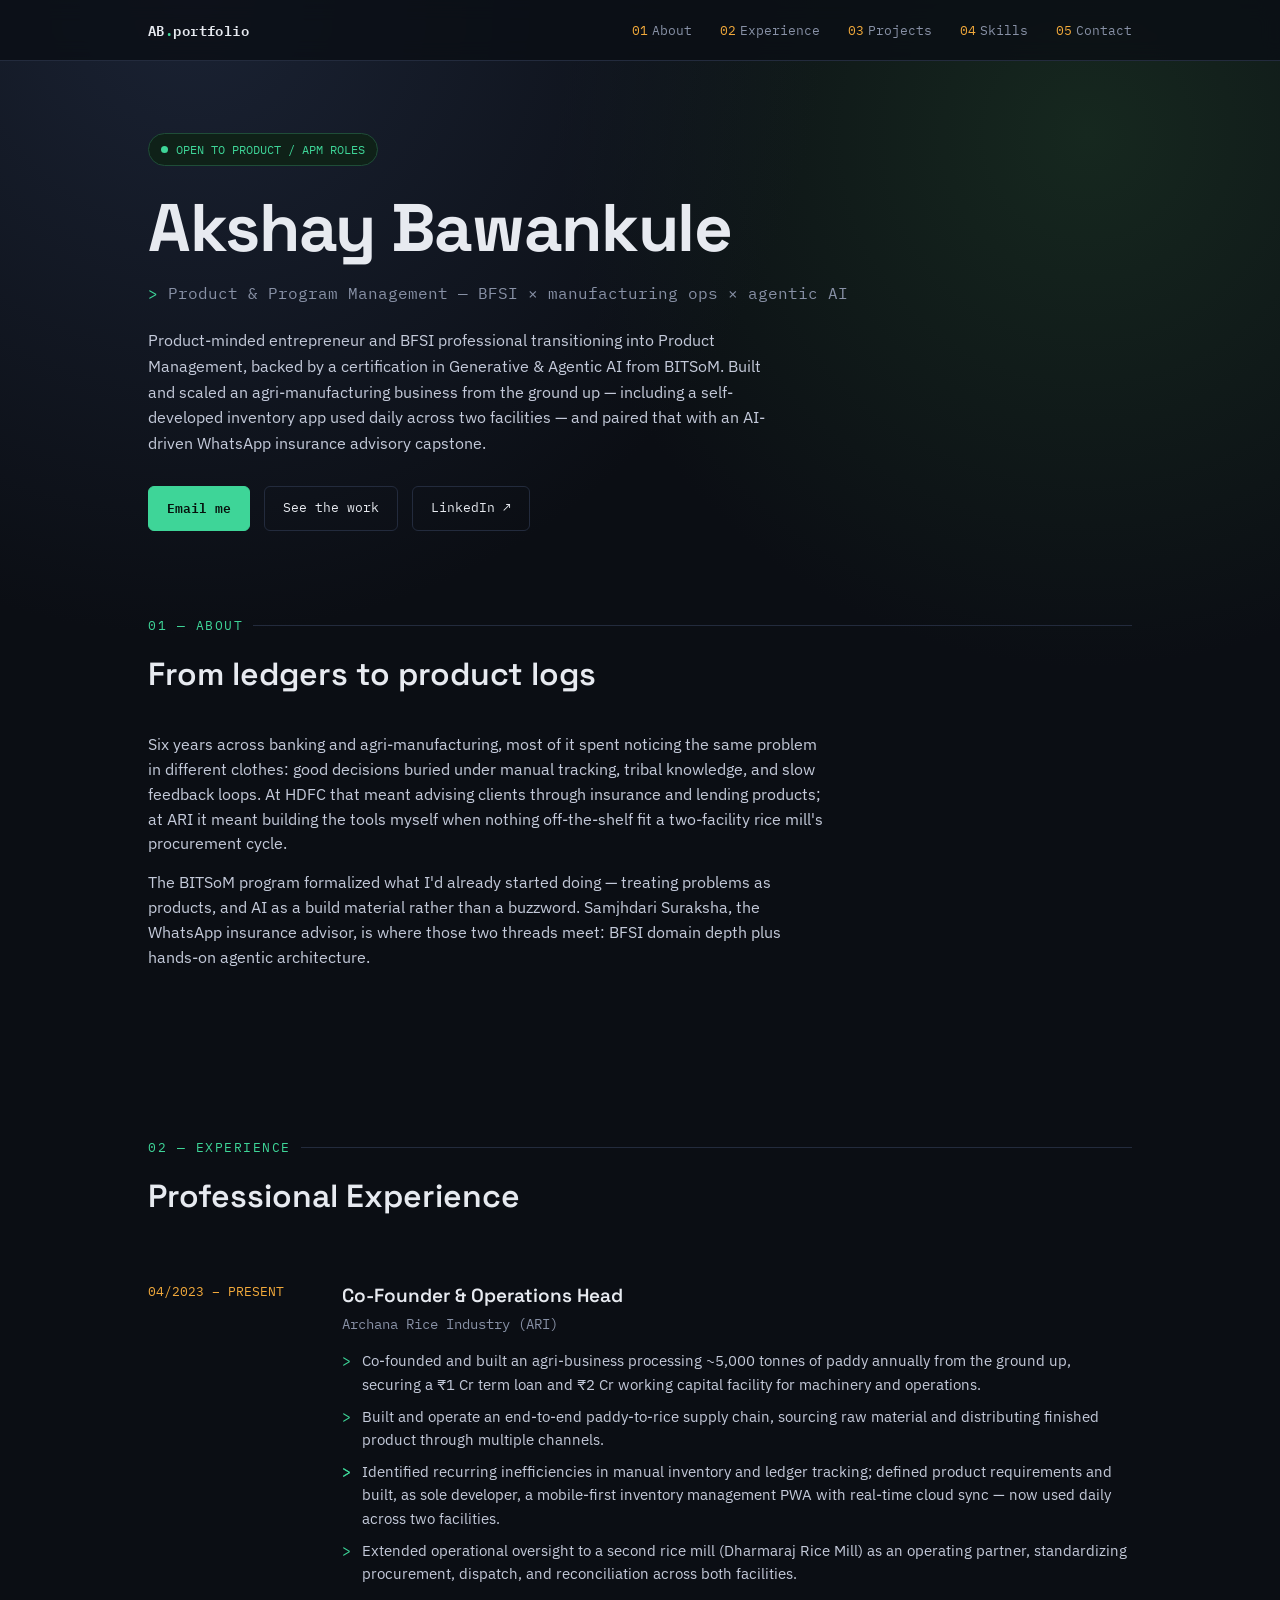
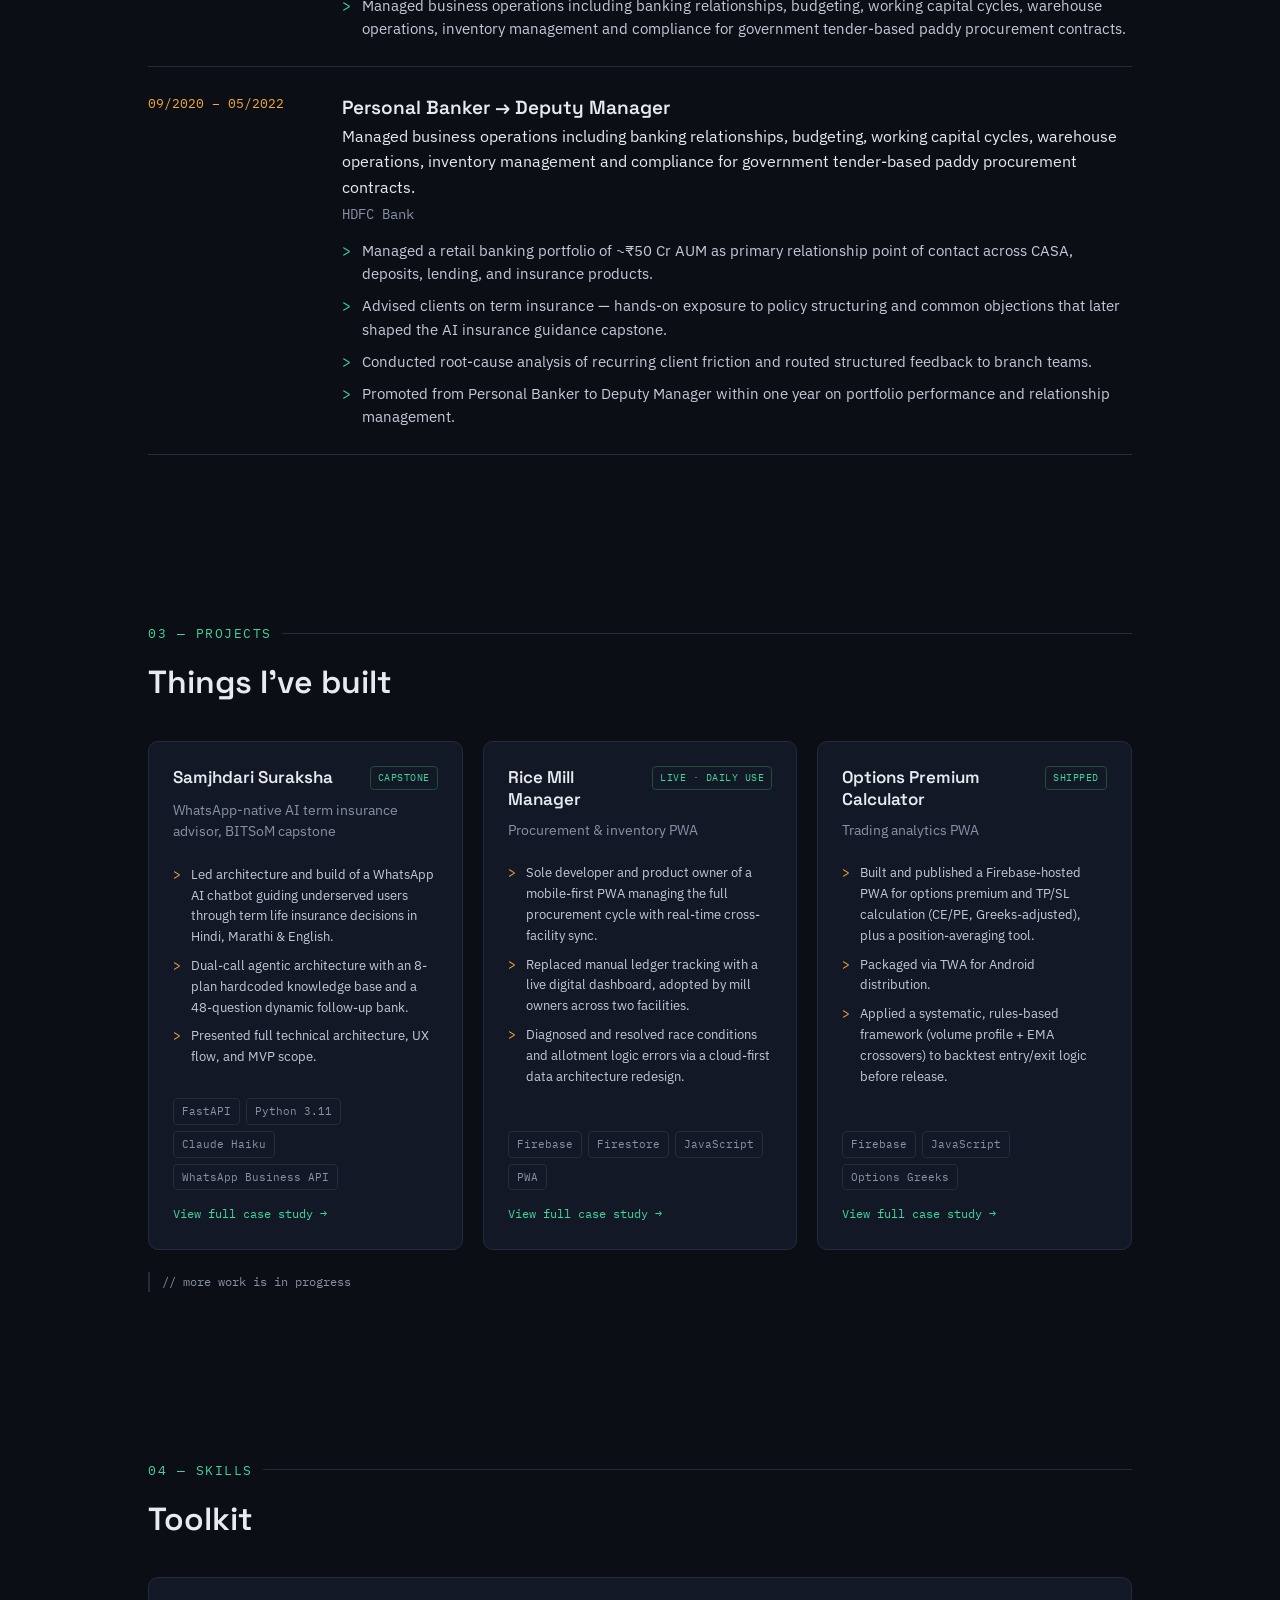
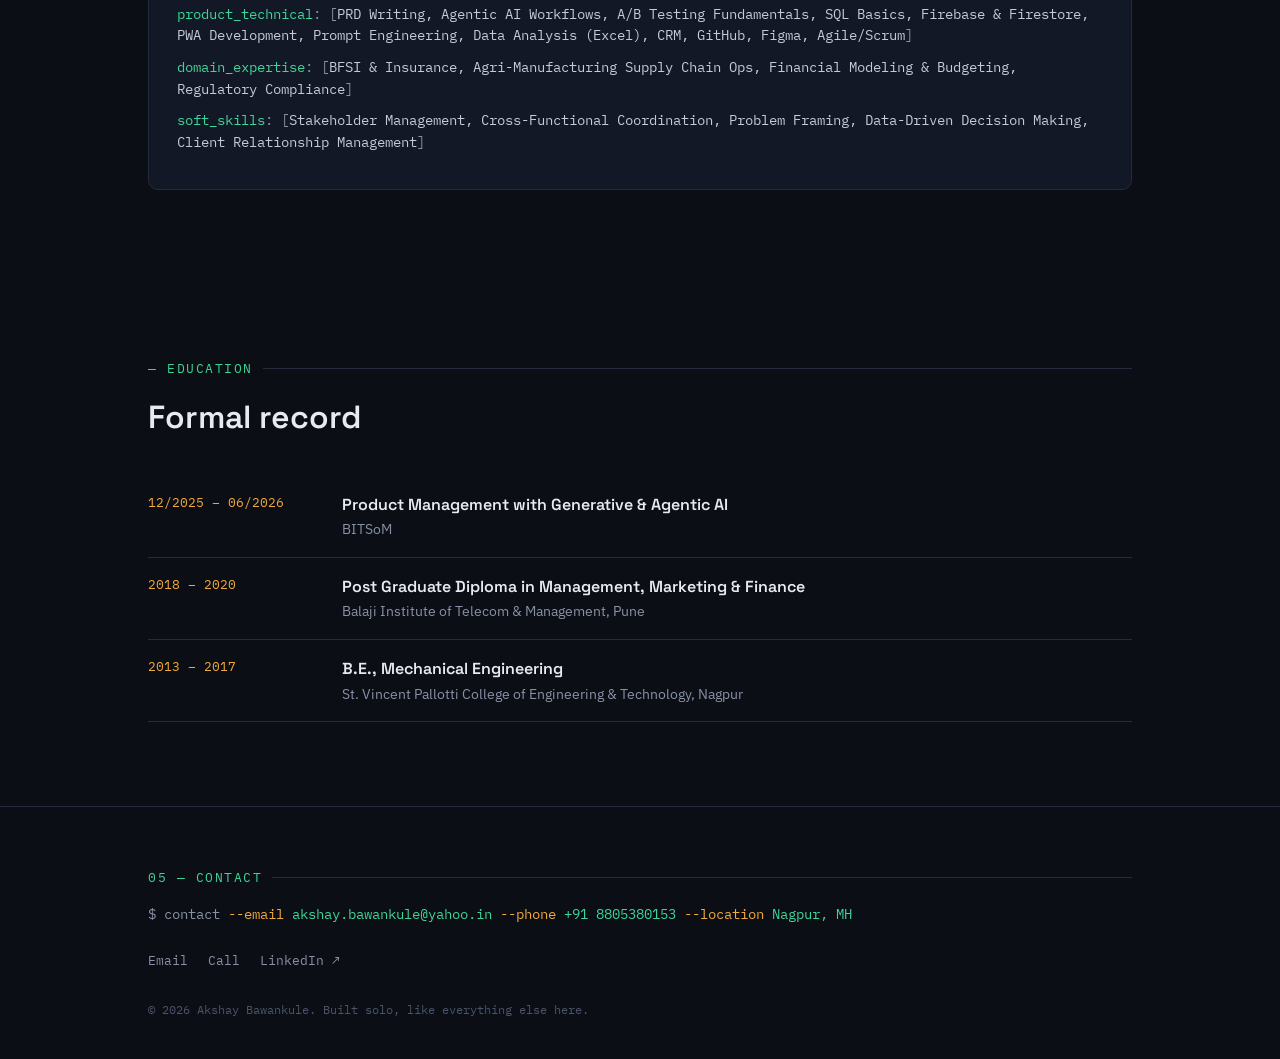
<file: index.html>
<!DOCTYPE html>
<html lang="en">
<head>
<meta charset="UTF-8">
<meta name="viewport" content="width=device-width, initial-scale=1.0">
<title>Akshay Bawankule — Product Management</title>
<link rel="preconnect" href="https://fonts.googleapis.com">
<link rel="preconnect" href="https://fonts.gstatic.com" crossorigin>
<link href="https://fonts.googleapis.com/css2?family=Space+Grotesk:wght@400;500;600;700&family=IBM+Plex+Sans:wght@400;500;600&family=IBM+Plex+Mono:wght@400;500;600&display=swap" rel="stylesheet">
<link rel="stylesheet" href="styles.css">
</head>
<body>

<nav>
  <div class="wrap">
    <div class="logo">AB<span>.</span>portfolio</div>
    <div class="navlinks">
      <a href="#about"><span class="idx">01</span>About</a>
      <a href="#experience"><span class="idx">02</span>Experience</a>
      <a href="#projects"><span class="idx">03</span>Projects</a>
      <a href="#skills"><span class="idx">04</span>Skills</a>
      <a href="#contact"><span class="idx">05</span>Contact</a>
    </div>
  </div>
</nav>

<header class="hero">
  <div class="wrap">
    <div class="status-pill"><span class="dot"></span>OPEN TO PRODUCT / APM ROLES</div>
    <h1 class="name">Akshay Bawankule</h1>
    <div class="prompt-line"><span class="car">&gt;</span> Product & Program Management &mdash; BFSI &times; manufacturing ops &times; agentic AI</div>
    <p class="summary">Product-minded entrepreneur and BFSI professional transitioning into Product Management, backed by a certification in Generative &amp; Agentic AI from BITSoM. Built and scaled an agri-manufacturing business from the ground up &mdash; including a self-developed inventory app used daily across two facilities &mdash; and paired that with an AI-driven WhatsApp insurance advisory capstone.</p>
    <div class="hero-links">
      <a class="btn btn-primary" href="mailto:akshay.bawankule@yahoo.in">Email me</a>
      <a class="btn btn-ghost" href="#projects">See the work</a>
      <a class="btn btn-ghost" href="https://www.linkedin.com/in/bawankuleakshay" target="_blank" rel="noopener">LinkedIn ↗</a>
    </div>
  </div>
</header>

<section id="about">
  <div class="wrap reveal">
    <div class="eyebrow">01 — About</div>
    <h2 class="section-title">From ledgers to product logs</h2>
    <p>Six years across banking and agri-manufacturing, most of it spent noticing the same problem in different clothes: good decisions buried under manual tracking, tribal knowledge, and slow feedback loops. At HDFC that meant advising clients through insurance and lending products; at ARI it meant building the tools myself when nothing off-the-shelf fit a two-facility rice mill's procurement cycle.</p>
    <p>The BITSoM program formalized what I'd already started doing &mdash; treating problems as products, and AI as a build material rather than a buzzword. Samjhdari Suraksha, the WhatsApp insurance advisor, is where those two threads meet: BFSI domain depth plus hands-on agentic architecture.</p>
  </div>
</section>

<section id="experience">
  <div class="wrap reveal">
    <div class="eyebrow">02 — Experience</div>
    <h2 class="section-title">Professional Experience</h2>

    <div class="ledger-row">
      <div class="ledger-date">04/2023 &ndash; PRESENT</div>
      <div>
        <div class="role-title">Co-Founder &amp; Operations Head</div>
        <div class="role-company">Archana Rice Industry (ARI)</div>
        <ul>
          <li>Co-founded and built an agri-business processing ~5,000 tonnes of paddy annually from the ground up, securing a ₹1 Cr term loan and ₹2 Cr working capital facility for machinery and operations.</li>
          <li>Built and operate an end-to-end paddy-to-rice supply chain, sourcing raw material and distributing finished product through multiple channels.<li>
          <li>Identified recurring inefficiencies in manual inventory and ledger tracking; defined product requirements and built, as sole developer, a mobile-first inventory management PWA with real-time cloud sync &mdash; now used daily across two facilities.</li>
          <li>Extended operational oversight to a second rice mill (Dharmaraj Rice Mill) as an operating partner, standardizing procurement, dispatch, and reconciliation across both facilities.</li>
          <li>Managed business operations including banking relationships, budgeting, working capital cycles, warehouse operations, inventory management and compliance for government tender-based paddy procurement contracts.</li>
        </ul>
      </div>
    </div>

    <div class="ledger-row">
      <div class="ledger-date">09/2020 &ndash; 05/2022</div>
      <div>
        <div class="role-title">Personal Banker &rarr; Deputy Manager</div>Managed business operations including banking relationships, budgeting, working capital cycles,

warehouse operations, inventory management and compliance for government tender-based paddy

procurement contracts.
        <div class="role-company">HDFC Bank</div>
        <ul>
          <li>Managed a retail banking portfolio of ~₹50 Cr AUM as primary relationship point of contact across CASA, deposits, lending, and insurance products.</li>
          <li>Advised clients on term insurance &mdash; hands-on exposure to policy structuring and common objections that later shaped the AI insurance guidance capstone.</li>
          <li>Conducted root-cause analysis of recurring client friction and routed structured feedback to branch teams.</li>
          <li>Promoted from Personal Banker to Deputy Manager within one year on portfolio performance and relationship management.</li>
        </ul>
      </div>
    </div>
  </div>
</section>

<section id="projects">
  <div class="wrap reveal">
    <div class="eyebrow">03 — Projects</div>
    <h2 class="section-title">Things I've built</h2>

    <div class="proj-grid">
      <div class="card">
        <div class="card-top">
          <div class="card-title">Samjhdari Suraksha</div>
          <div class="tag-status">CAPSTONE</div>
        </div>
        <div class="card-desc">WhatsApp-native AI term insurance advisor, BITSoM capstone</div>
        <ul>
          <li>Led architecture and build of a WhatsApp AI chatbot guiding underserved users through term life insurance decisions in Hindi, Marathi &amp; English.</li>
          <li>Dual-call agentic architecture with an 8-plan hardcoded knowledge base and a 48-question dynamic follow-up bank.</li>
          <li>Presented full technical architecture, UX flow, and MVP scope.</li>
        </ul>
        <div class="tags"><span>FastAPI</span><span>Python 3.11</span><span>Claude Haiku</span><span>WhatsApp Business API</span></div>
        <a class="case-link" href="projects/samjhdari-suraksha.html">View full case study &rarr;</a>
      </div>

      <div class="card">
        <div class="card-top">
          <div class="card-title">Rice Mill Manager</div>
          <div class="tag-status">LIVE · DAILY USE</div>
        </div>
        <div class="card-desc">Procurement &amp; inventory PWA</div>
        <ul>
          <li>Sole developer and product owner of a mobile-first PWA managing the full procurement cycle with real-time cross-facility sync.</li>
          <li>Replaced manual ledger tracking with a live digital dashboard, adopted by mill owners across two facilities.</li>
          <li>Diagnosed and resolved race conditions and allotment logic errors via a cloud-first data architecture redesign.</li>
        </ul>
        <div class="tags"><span>Firebase</span><span>Firestore</span><span>JavaScript</span><span>PWA</span></div>
        <a class="case-link" href="projects/rice-mill-manager.html">View full case study &rarr;</a>
      </div>

      <div class="card">
        <div class="card-top">
          <div class="card-title">Options Premium Calculator</div>
          <div class="tag-status">SHIPPED</div>
        </div>
        <div class="card-desc">Trading analytics PWA</div>
        <ul>
          <li>Built and published a Firebase-hosted PWA for options premium and TP/SL calculation (CE/PE, Greeks-adjusted), plus a position-averaging tool.</li>
          <li>Packaged via TWA for Android distribution.</li>
          <li>Applied a systematic, rules-based framework (volume profile + EMA crossovers) to backtest entry/exit logic before release.</li>
        </ul>
        <div class="tags"><span>Firebase</span><span>JavaScript</span><span>Options Greeks</span></div>
        <a class="case-link" href="projects/options-calculator.html">View full case study &rarr;</a>
      </div>
    </div>

    <div class="more-note">// more work is in progress</div>
  </div>
</section>

<section id="skills">
  <div class="wrap reveal">
    <div class="eyebrow">04 — Skills</div>
    <h2 class="section-title">Toolkit</h2>
    <div class="config">
      <div class="line"><span class="key">product_technical</span>: <span class="bracket">[</span><span class="val">PRD Writing, Agentic AI Workflows, A/B Testing Fundamentals, SQL Basics, Firebase &amp; Firestore, PWA Development, Prompt Engineering, Data Analysis (Excel), CRM, GitHub, Figma, Agile/Scrum</span><span class="bracket">]</span></div>
      <div class="line"><span class="key">domain_expertise</span>: <span class="bracket">[</span><span class="val">BFSI &amp; Insurance, Agri-Manufacturing Supply Chain Ops, Financial Modeling &amp; Budgeting, Regulatory Compliance</span><span class="bracket">]</span></div>
      <div class="line"><span class="key">soft_skills</span>: <span class="bracket">[</span><span class="val">Stakeholder Management, Cross-Functional Coordination, Problem Framing, Data-Driven Decision Making, Client Relationship Management</span><span class="bracket">]</span></div>
    </div>
  </div>
</section>

<section id="education">
  <div class="wrap reveal">
    <div class="eyebrow">— Education</div>
    <h2 class="section-title">Formal record</h2>

    <div class="edu-item">
      <div class="edu-date">12/2025 &ndash; 06/2026</div>
      <div>
        <div class="edu-name">Product Management with Generative &amp; Agentic AI</div>
        <div class="edu-sub">BITSoM</div>
      </div>
    </div>
    <div class="edu-item">
      <div class="edu-date">2018 &ndash; 2020</div>
      <div>
        <div class="edu-name">Post Graduate Diploma in Management, Marketing &amp; Finance</div>
        <div class="edu-sub">Balaji Institute of Telecom &amp; Management, Pune</div>
      </div>
    </div>
    <div class="edu-item">
      <div class="edu-date">2013 &ndash; 2017</div>
      <div>
        <div class="edu-name">B.E., Mechanical Engineering</div>
        <div class="edu-sub">St. Vincent Pallotti College of Engineering &amp; Technology, Nagpur</div>
      </div>
    </div>
  </div>
</section>

<footer id="contact">
  <div class="wrap">
    <div class="eyebrow">05 — Contact</div>
    <div class="cmd">
      $ contact <span class="flag">--email</span> <span class="cval">akshay.bawankule@yahoo.in</span> <span class="flag">--phone</span> <span class="cval">+91 8805380153</span> <span class="flag">--location</span> <span class="cval">Nagpur, MH</span>
    </div>
    <div class="foot-links">
      <a href="mailto:akshay.bawankule@yahoo.in">Email</a>
      <a href="tel:+918805380153">Call</a>
      <a href="https://www.linkedin.com/in/bawankuleakshay" target="_blank" rel="noopener">LinkedIn ↗</a>
    </div>
    <div class="copyright">© 2026 Akshay Bawankule. Built solo, like everything else here.</div>
  </div>
</footer>

<script>
  // Scroll reveal
  const revealEls = document.querySelectorAll('.reveal');
  if ('IntersectionObserver' in window) {
    const io = new IntersectionObserver((entries) => {
      entries.forEach(e => { if (e.isIntersecting) { e.target.classList.add('in'); io.unobserve(e.target); } });
    }, { threshold: 0.12 });
    revealEls.forEach(el => io.observe(el));
  } else {
    revealEls.forEach(el => el.classList.add('in'));
  }
</script>

</body>
</html>
</file>
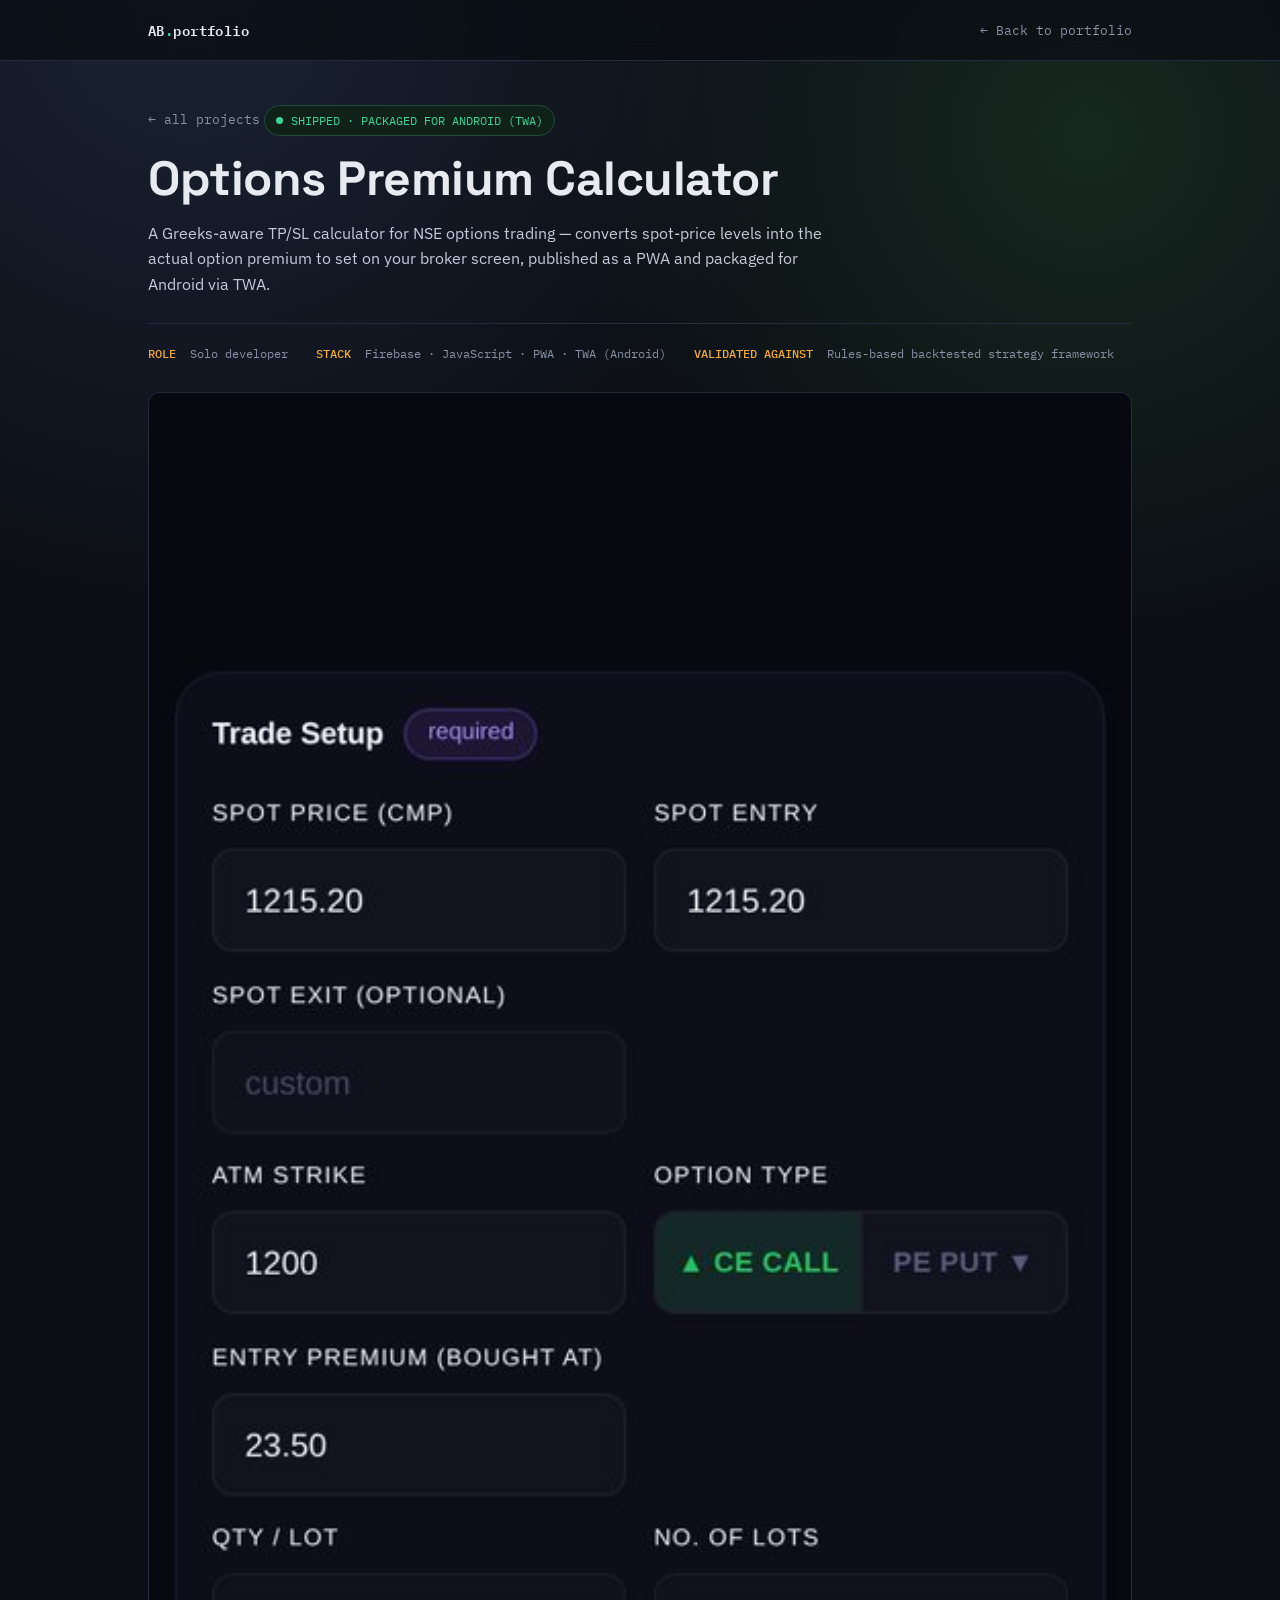
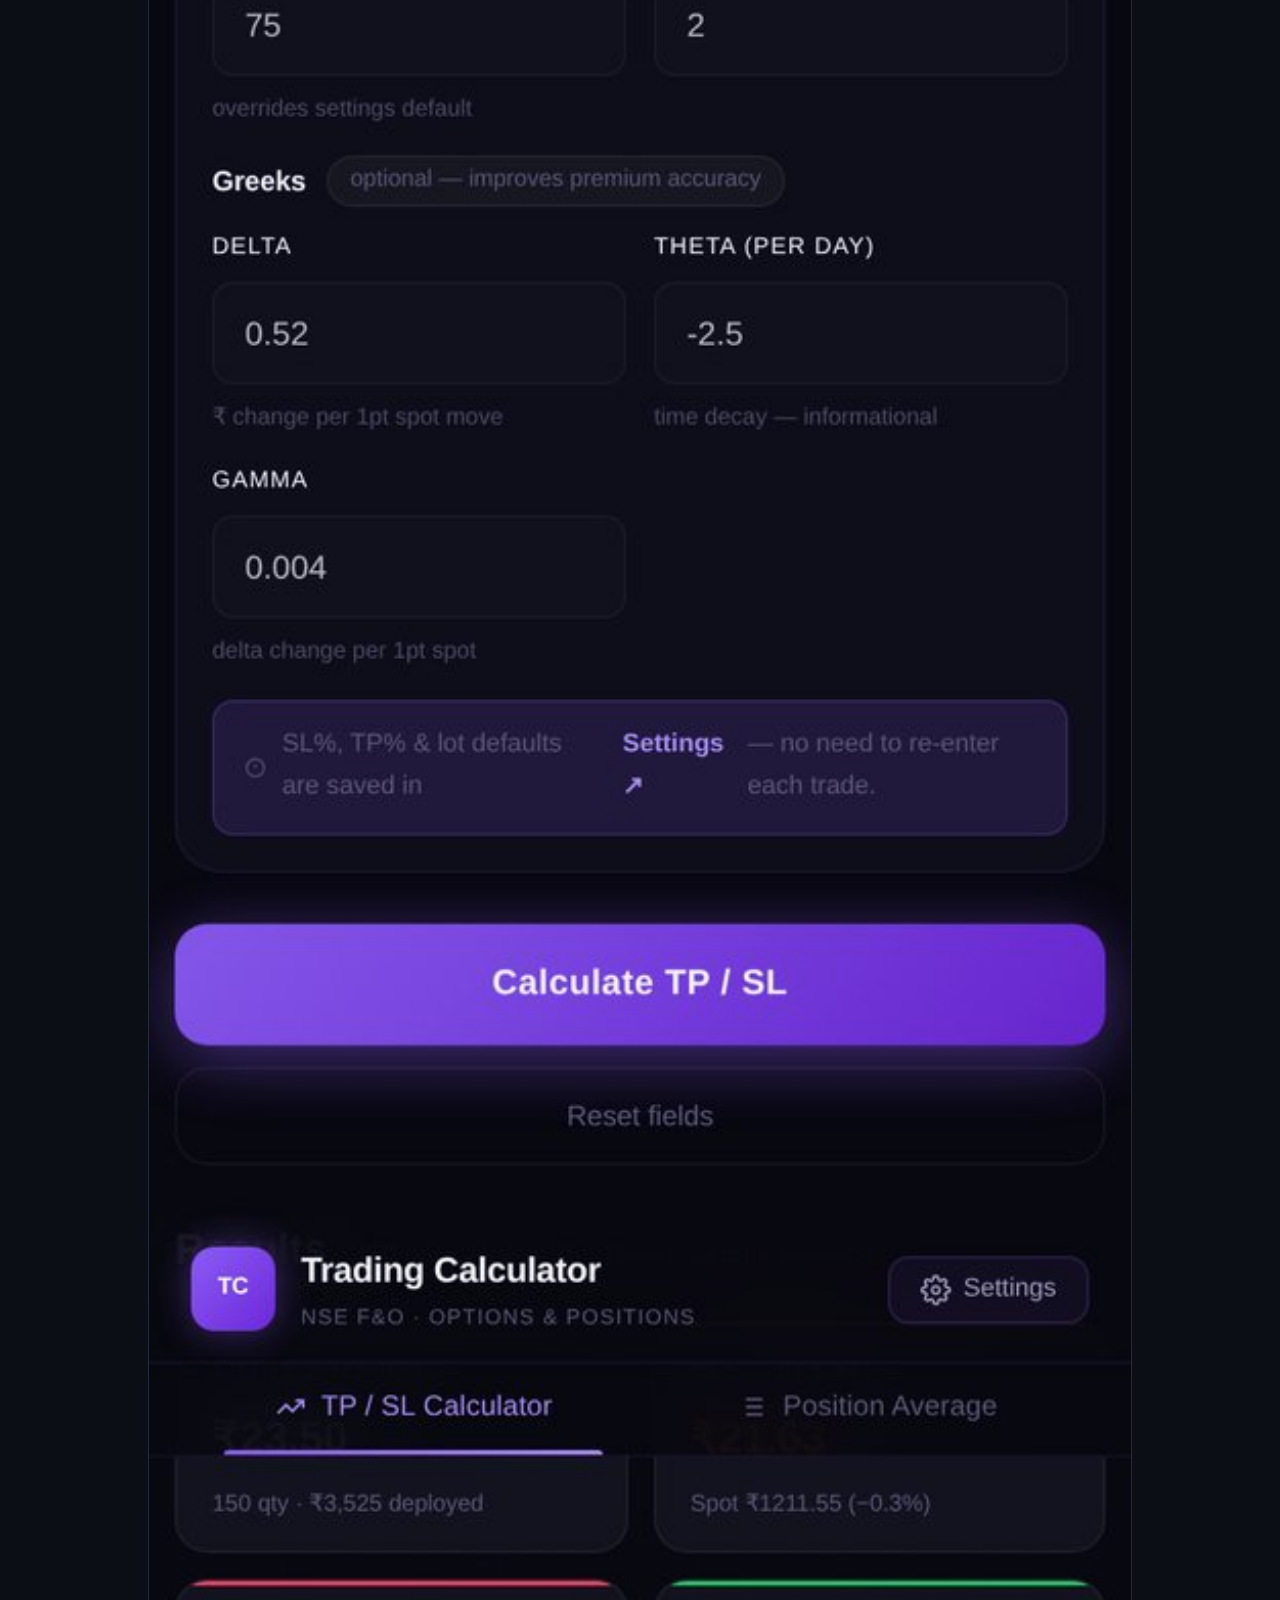
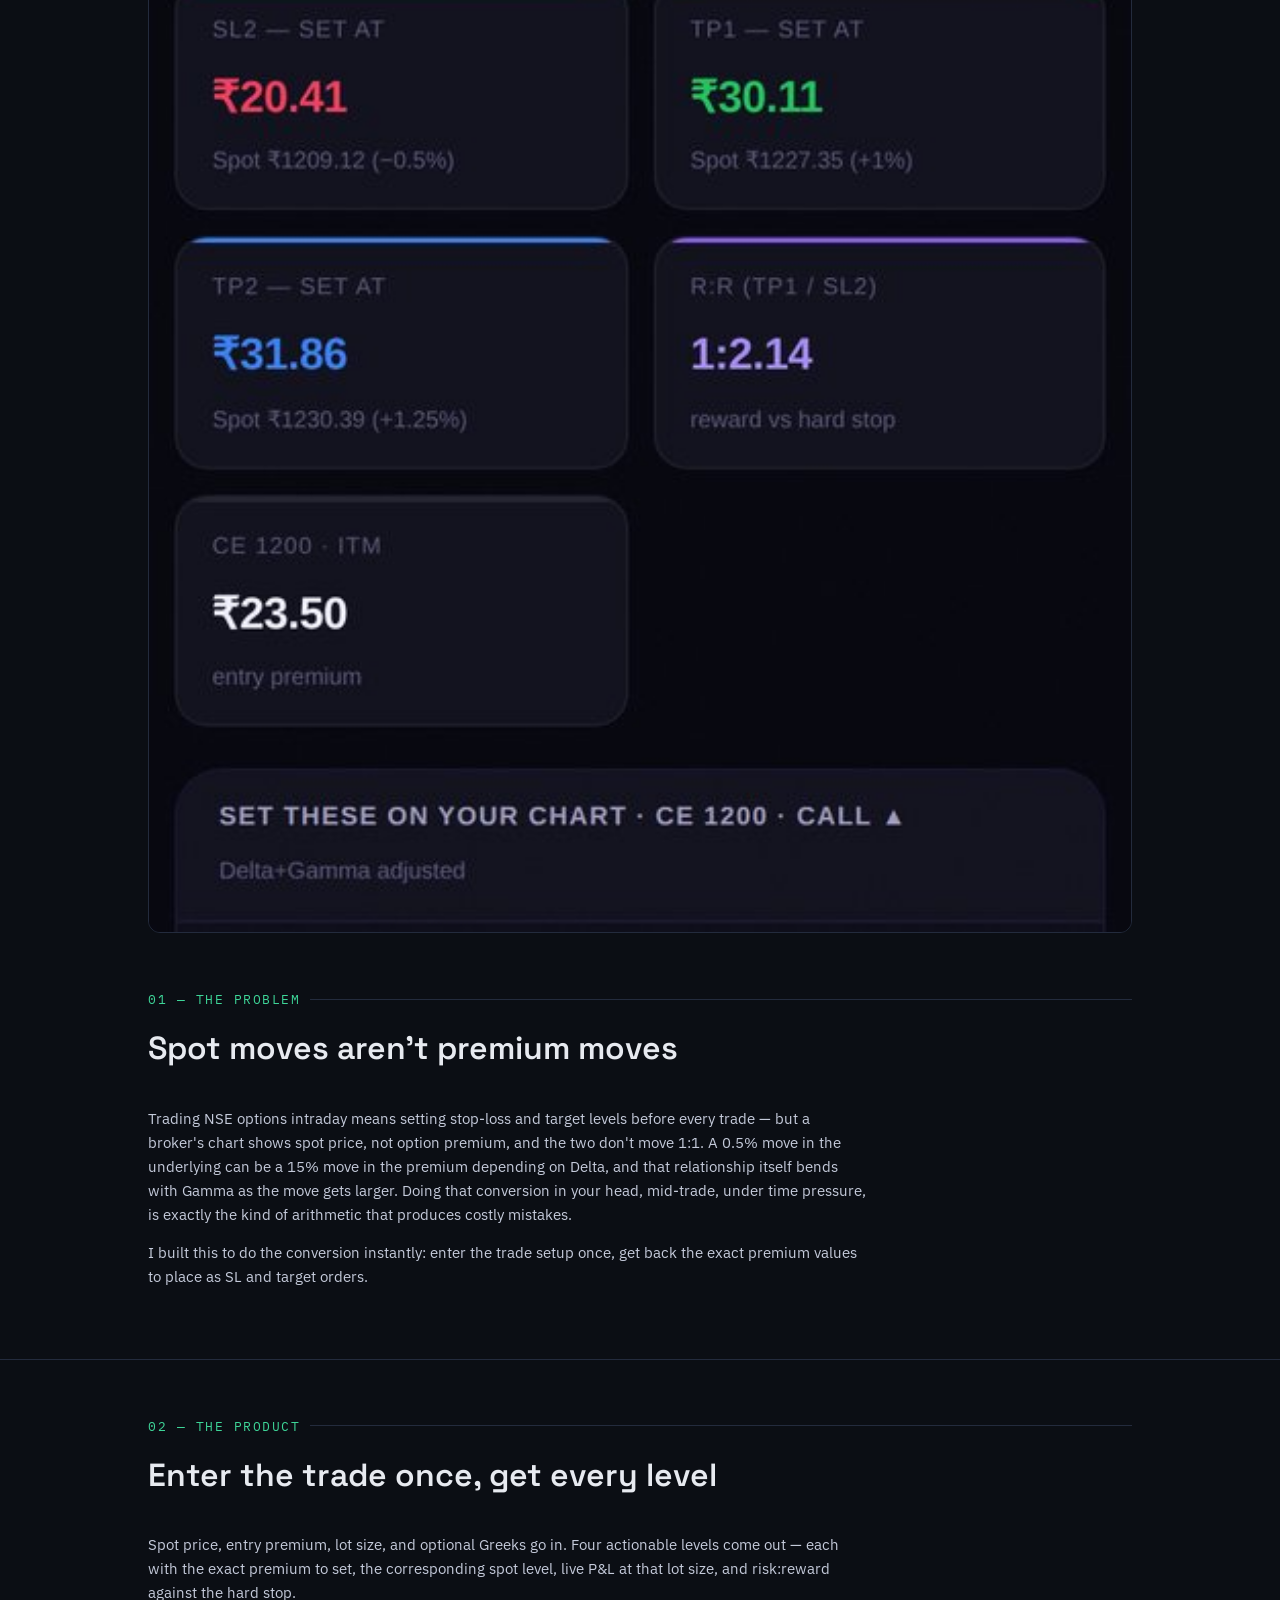
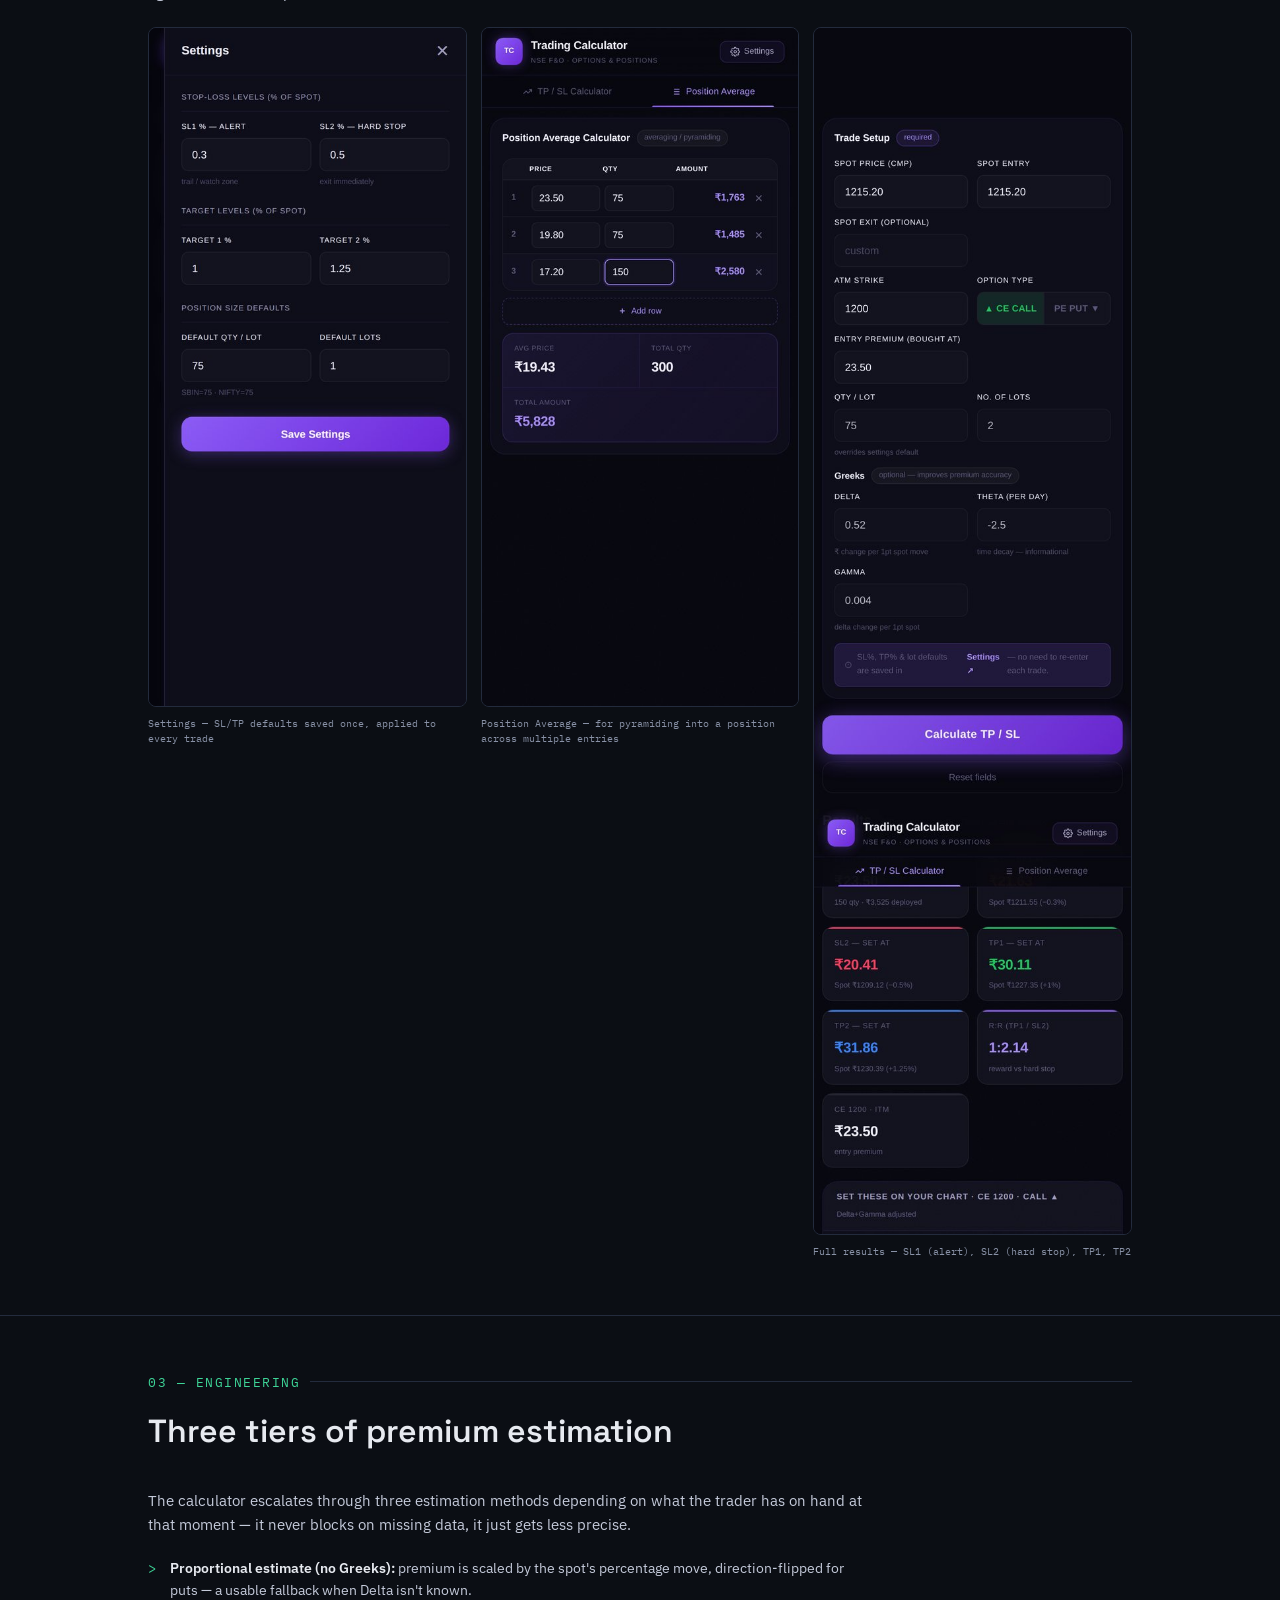
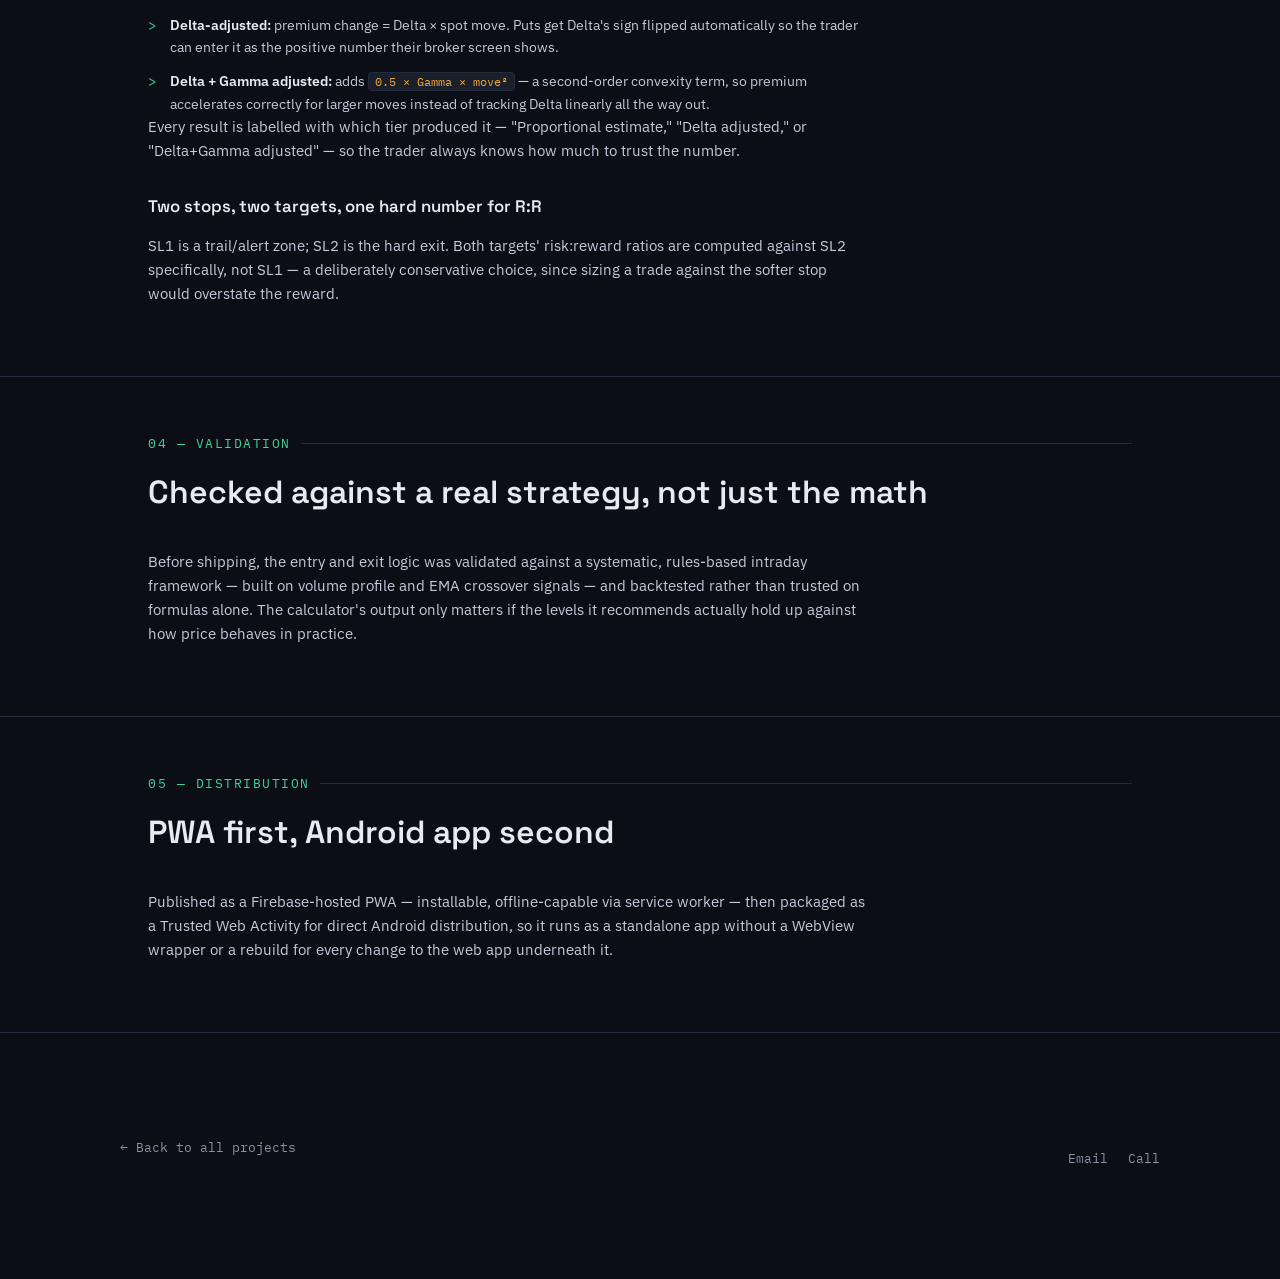
<file: projects/options-calculator.html>
<!DOCTYPE html>
<html lang="en">
<head>
<meta charset="UTF-8">
<meta name="viewport" content="width=device-width, initial-scale=1.0">
<title>Options Premium Calculator — Case Study | Akshay Bawankule</title>
<link rel="preconnect" href="https://fonts.googleapis.com">
<link rel="preconnect" href="https://fonts.gstatic.com" crossorigin>
<link href="https://fonts.googleapis.com/css2?family=Space+Grotesk:wght@400;500;600;700&family=IBM+Plex+Sans:wght@400;500;600&family=IBM+Plex+Mono:wght@400;500;600&display=swap" rel="stylesheet">
<link rel="stylesheet" href="../styles.css">
</head>
<body>

<nav>
  <div class="wrap">
    <a class="logo" href="../index.html">AB<span>.</span>portfolio</a>
    <div class="navlinks">
      <a href="../index.html">&larr; Back to portfolio</a>
    </div>
  </div>
</nav>

<header class="hero cs-header">
  <div class="wrap">
    <a class="cs-back" href="../index.html">&larr; all projects</a>
    <div class="cs-status-pill"><span class="dot"></span>SHIPPED &middot; PACKAGED FOR ANDROID (TWA)</div>
    <h1 class="cs-title">Options Premium Calculator</h1>
    <p class="cs-subtitle">A Greeks-aware TP/SL calculator for NSE options trading &mdash; converts spot-price levels into the actual option premium to set on your broker screen, published as a PWA and packaged for Android via TWA.</p>
    <div class="cs-meta-row">
      <div><b>ROLE</b> &nbsp;Solo developer</div>
      <div><b>STACK</b> &nbsp;Firebase &middot; JavaScript &middot; PWA &middot; TWA (Android)</div>
      <div><b>VALIDATED AGAINST</b> &nbsp;Rules-based backtested strategy framework</div>
    </div>
    <div class="cs-hero-fig">
      <img src="../assets/options-calculator/calculator.jpg" alt="Options Premium Calculator results screen showing SL1, SL2, TP1, TP2 levels with P&L and R:R ratio">
    </div>
  </div>
</header>

<section class="cs-section" id="problem">
  <div class="wrap">
    <div class="eyebrow">01 &mdash; The Problem</div>
    <h2 class="section-title">Spot moves aren't premium moves</h2>
    <p>Trading NSE options intraday means setting stop-loss and target levels before every trade &mdash; but a broker's chart shows spot price, not option premium, and the two don't move 1:1. A 0.5% move in the underlying can be a 15% move in the premium depending on Delta, and that relationship itself bends with Gamma as the move gets larger. Doing that conversion in your head, mid-trade, under time pressure, is exactly the kind of arithmetic that produces costly mistakes.</p>
    <p>I built this to do the conversion instantly: enter the trade setup once, get back the exact premium values to place as SL and target orders.</p>
  </div>
</section>

<section class="cs-section" id="product">
  <div class="wrap">
    <div class="eyebrow">02 &mdash; The Product</div>
    <h2 class="section-title">Enter the trade once, get every level</h2>
    <p>Spot price, entry premium, lot size, and optional Greeks go in. Four actionable levels come out &mdash; each with the exact premium to set, the corresponding spot level, live P&amp;L at that lot size, and risk:reward against the hard stop.</p>

    <div class="cs-screens-grid" style="grid-template-columns:repeat(3,1fr);">
      <figure>
        <img src="../assets/options-calculator/settings.jpg" alt="Settings drawer showing configurable SL1, SL2, TP1, TP2 percentages and default lot size">
        <figcaption>Settings &mdash; SL/TP defaults saved once, applied to every trade</figcaption>
      </figure>
      <figure>
        <img src="../assets/options-calculator/averaging.jpg" alt="Position average calculator with multiple entry rows and a running average price, quantity, and amount">
        <figcaption>Position Average &mdash; for pyramiding into a position across multiple entries</figcaption>
      </figure>
      <figure>
        <img src="../assets/options-calculator/calculator.jpg" alt="Full results view">
        <figcaption>Full results &mdash; SL1 (alert), SL2 (hard stop), TP1, TP2</figcaption>
      </figure>
    </div>
  </div>
</section>

<section class="cs-section" id="engineering">
  <div class="wrap">
    <div class="eyebrow">03 &mdash; Engineering</div>
    <h2 class="section-title">Three tiers of premium estimation</h2>
    <p>The calculator escalates through three estimation methods depending on what the trader has on hand at that moment &mdash; it never blocks on missing data, it just gets less precise.</p>
    <ul class="cs-decisions">
      <li><b>Proportional estimate (no Greeks):</b> premium is scaled by the spot's percentage move, direction-flipped for puts &mdash; a usable fallback when Delta isn't known.</li>
      <li><b>Delta-adjusted:</b> premium change = Delta &times; spot move. Puts get Delta's sign flipped automatically so the trader can enter it as the positive number their broker screen shows.</li>
      <li><b>Delta + Gamma adjusted:</b> adds <code>0.5 &times; Gamma &times; move&sup2;</code> &mdash; a second-order convexity term, so premium accelerates correctly for larger moves instead of tracking Delta linearly all the way out.</li>
    </ul>
    <p>Every result is labelled with which tier produced it &mdash; "Proportional estimate," "Delta adjusted," or "Delta+Gamma adjusted" &mdash; so the trader always knows how much to trust the number.</p>

    <h3 class="subhead">Two stops, two targets, one hard number for R:R</h3>
    <p>SL1 is a trail/alert zone; SL2 is the hard exit. Both targets' risk:reward ratios are computed against SL2 specifically, not SL1 &mdash; a deliberately conservative choice, since sizing a trade against the softer stop would overstate the reward.</p>
  </div>
</section>

<section class="cs-section" id="validation">
  <div class="wrap">
    <div class="eyebrow">04 &mdash; Validation</div>
    <h2 class="section-title">Checked against a real strategy, not just the math</h2>
    <p>Before shipping, the entry and exit logic was validated against a systematic, rules-based intraday framework &mdash; built on volume profile and EMA crossover signals &mdash; and backtested rather than trusted on formulas alone. The calculator's output only matters if the levels it recommends actually hold up against how price behaves in practice.</p>
  </div>
</section>

<section class="cs-section" id="distribution">
  <div class="wrap">
    <div class="eyebrow">05 &mdash; Distribution</div>
    <h2 class="section-title">PWA first, Android app second</h2>
    <p>Published as a Firebase-hosted PWA &mdash; installable, offline-capable via service worker &mdash; then packaged as a Trusted Web Activity for direct Android distribution, so it runs as a standalone app without a WebView wrapper or a rebuild for every change to the web app underneath it.</p>
  </div>
</section>

<footer>
  <div class="wrap cs-footer-nav">
    <a class="cs-back" href="../index.html">&larr; Back to all projects</a>
    <div class="foot-links">
      <a href="mailto:akshay.bawankule@yahoo.in">Email</a>
      <a href="tel:+918805380153">Call</a>
    </div>
  </div>
</footer>

</body>
</html>
</file>
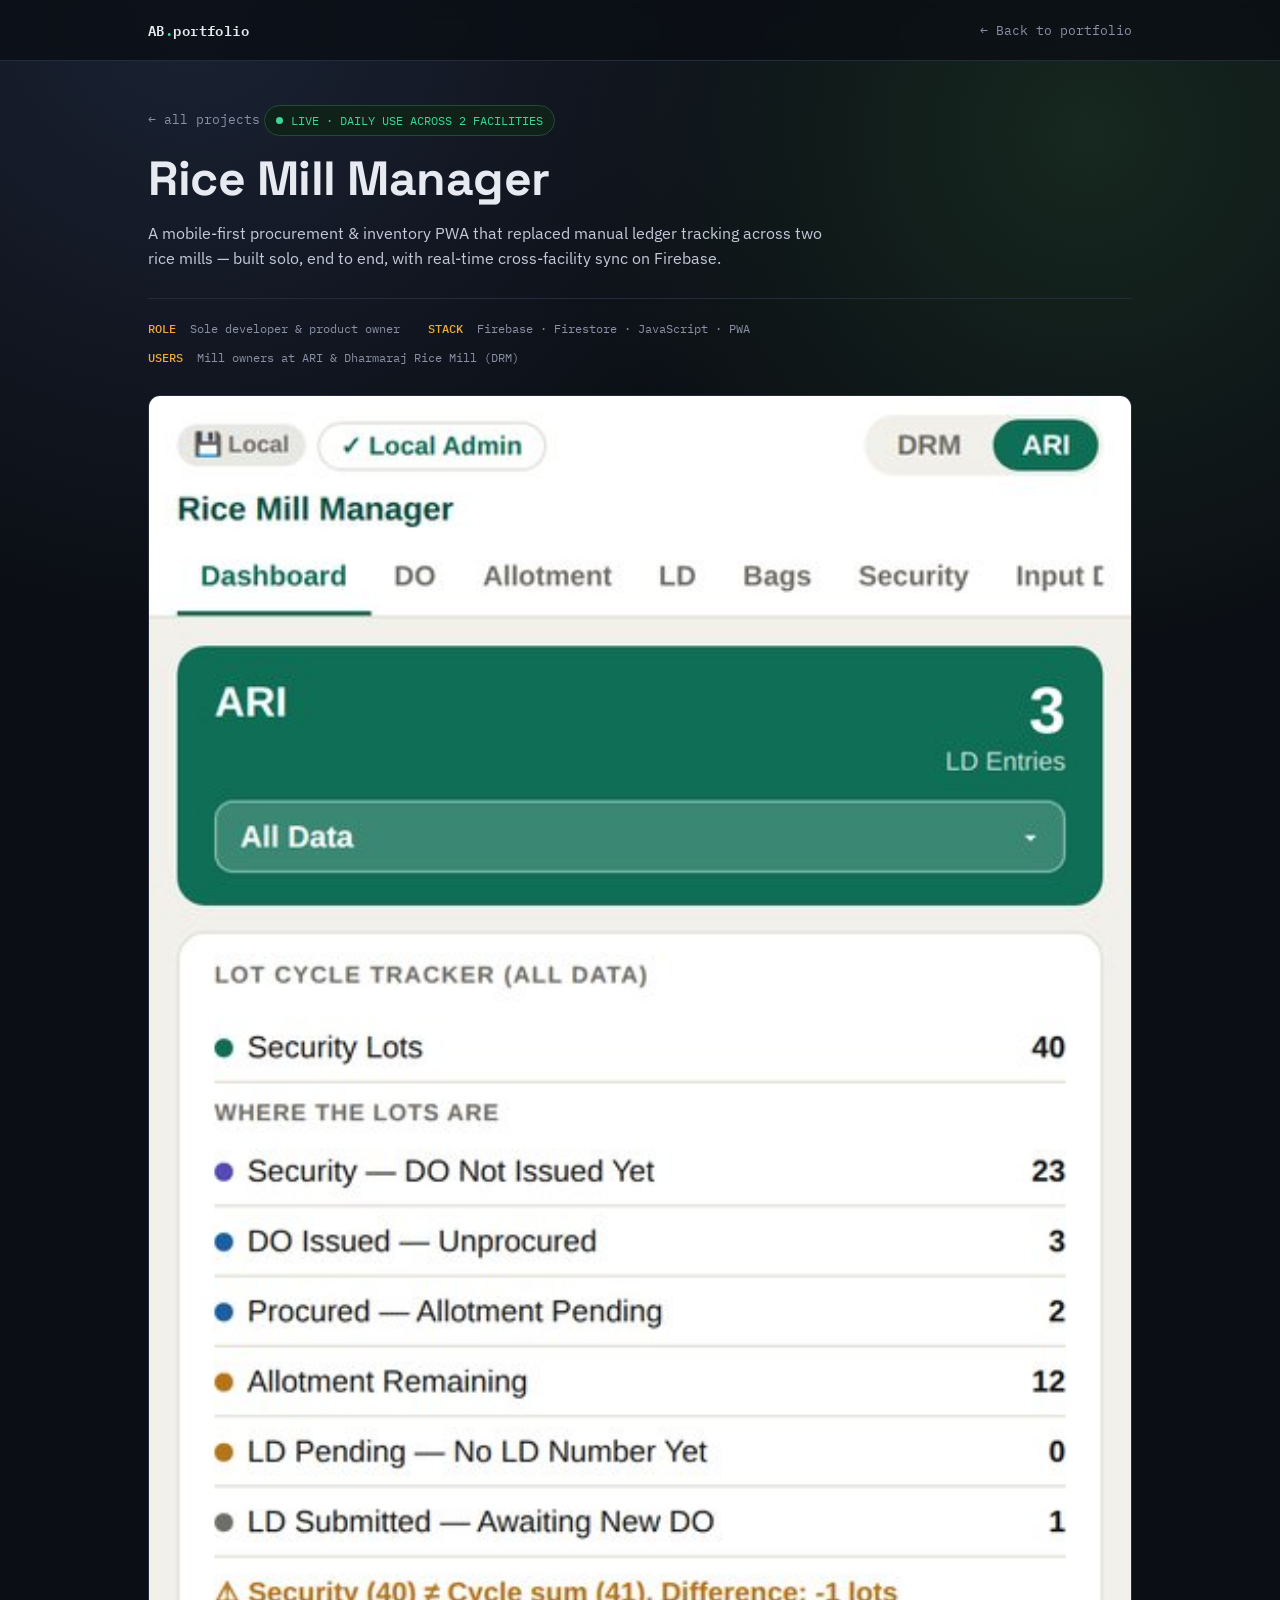
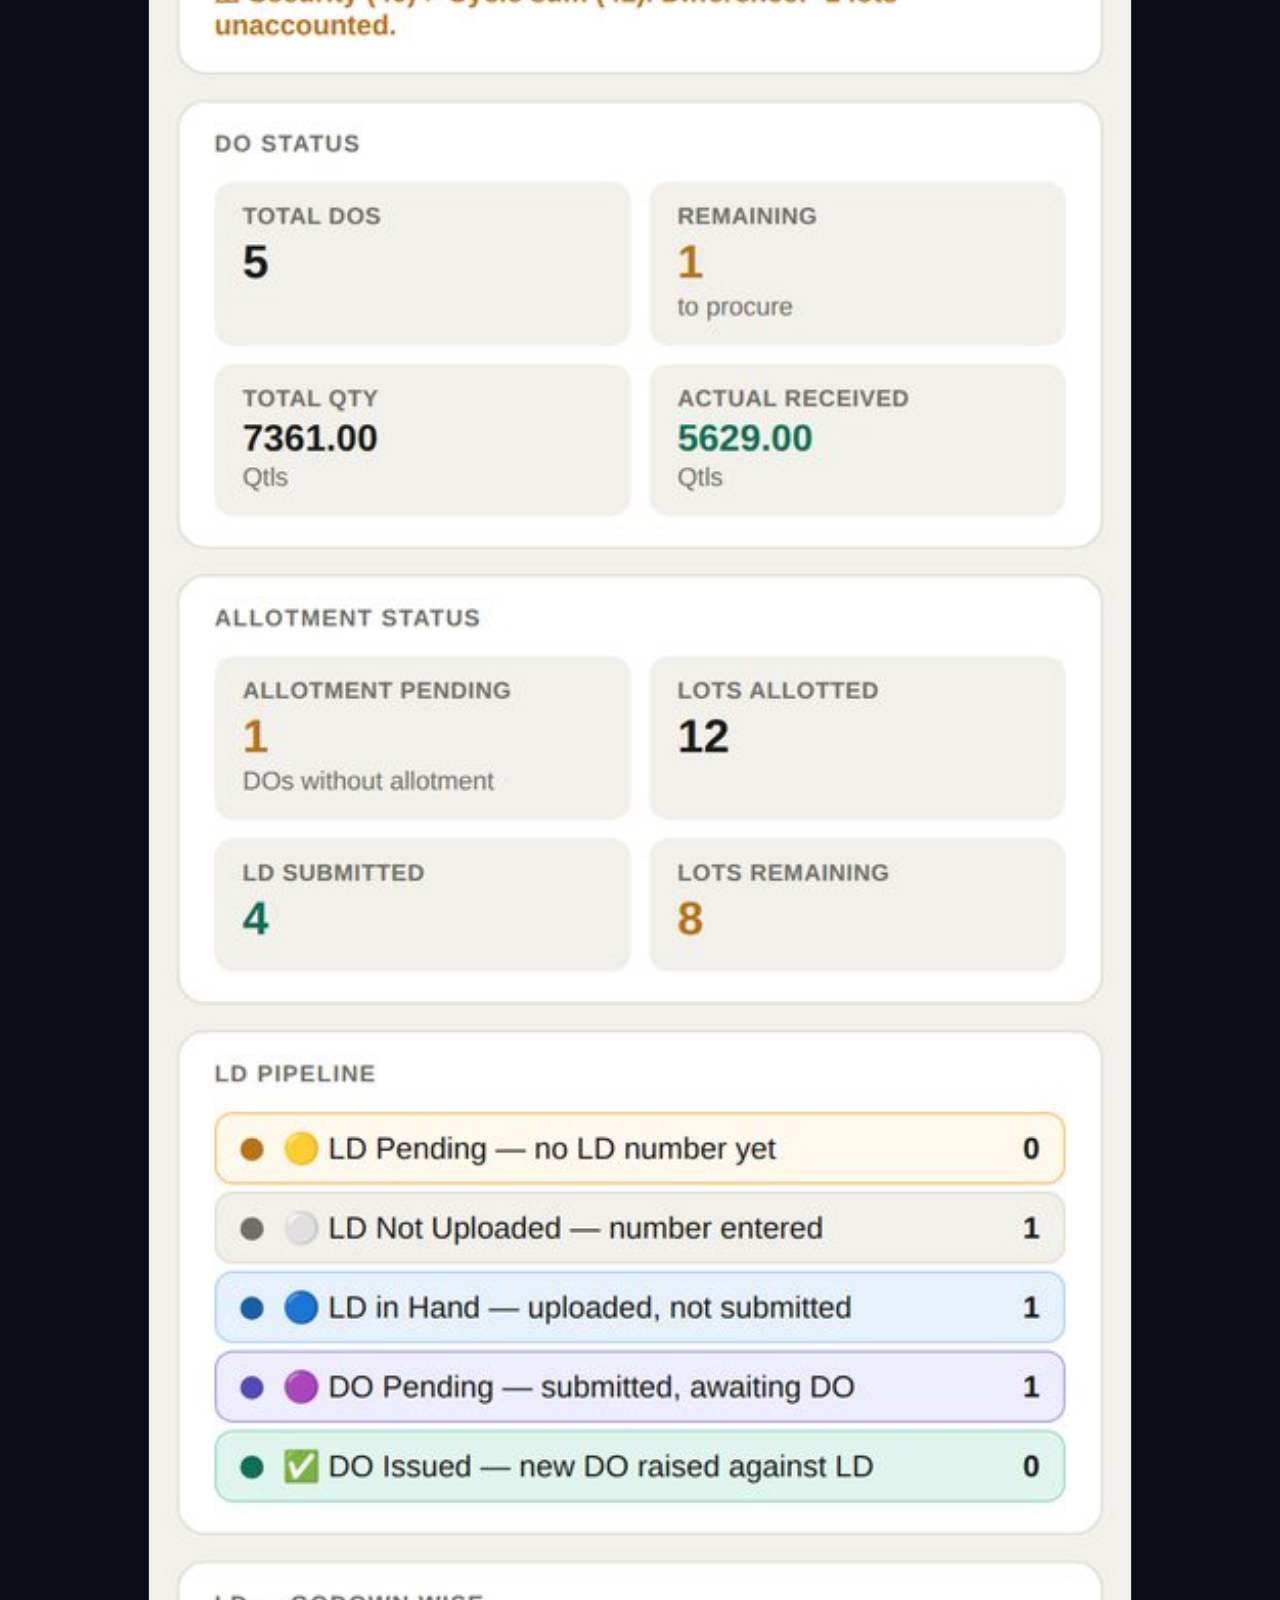
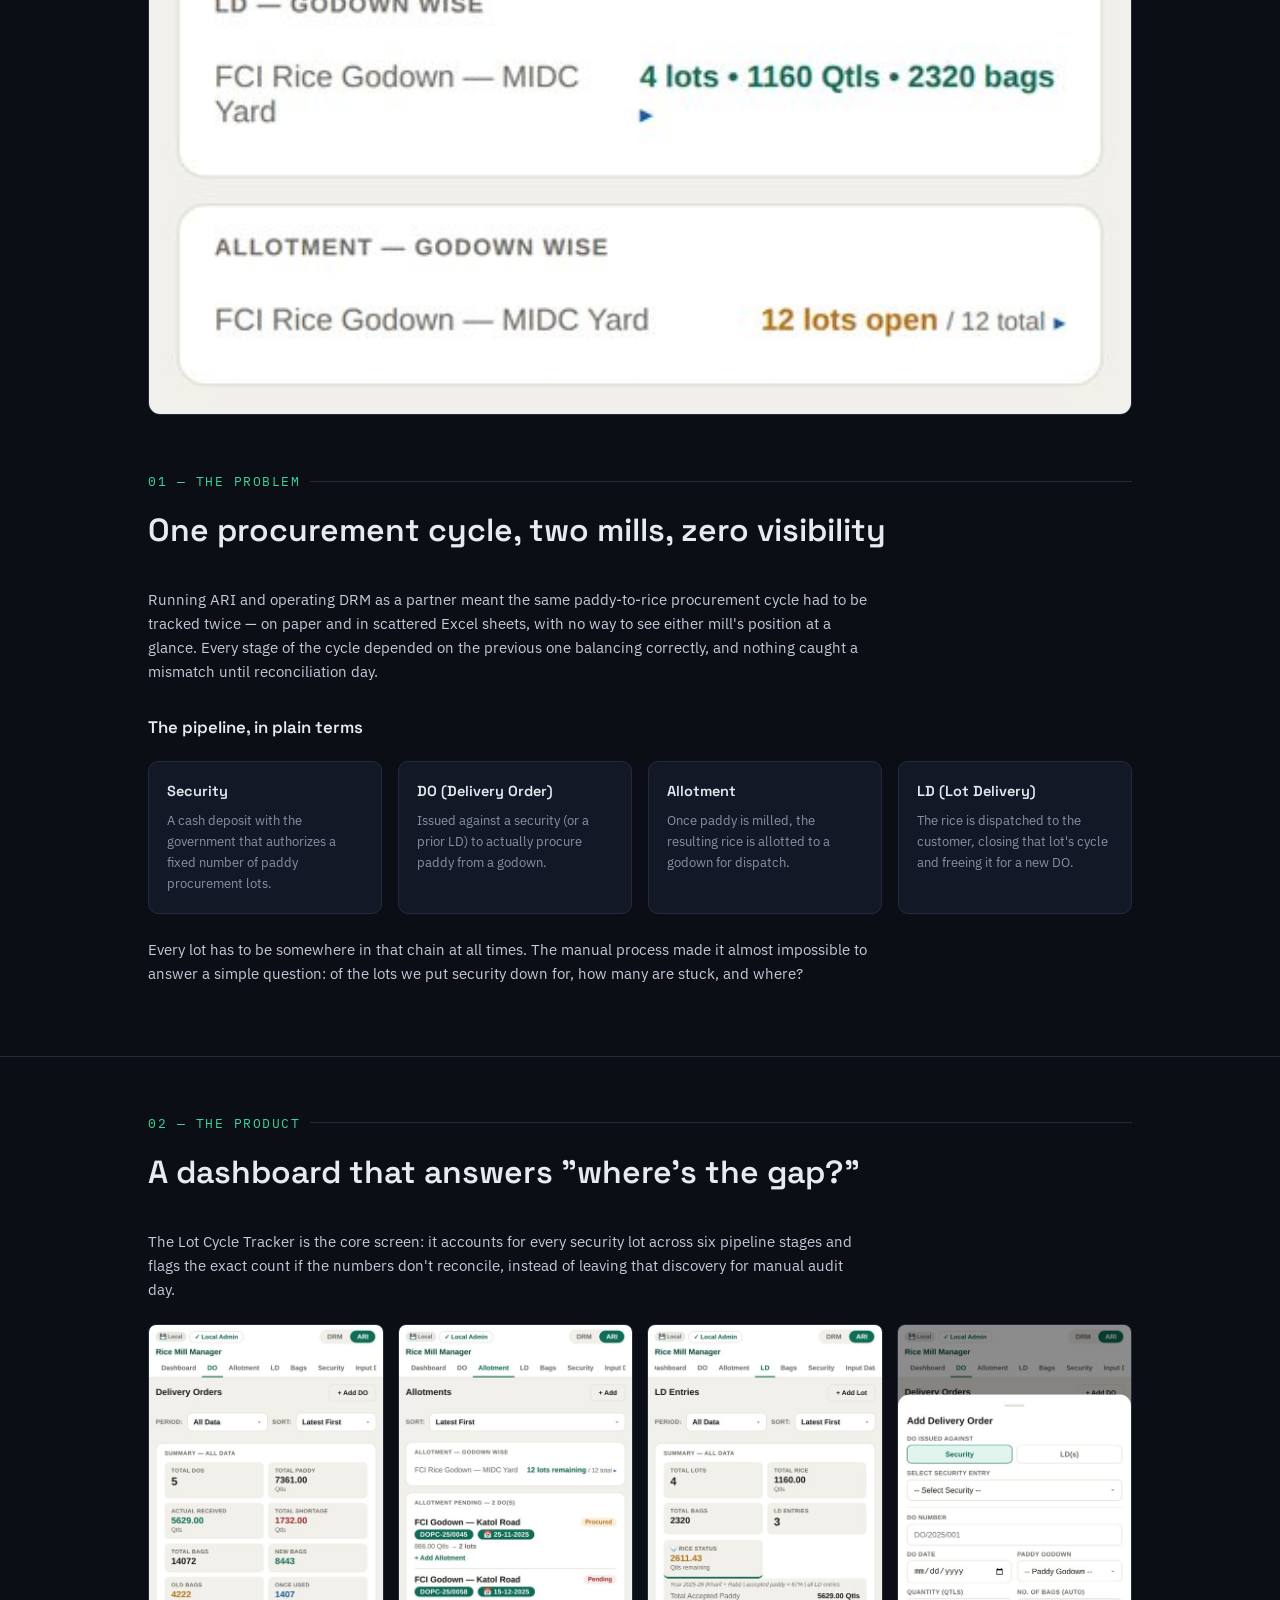
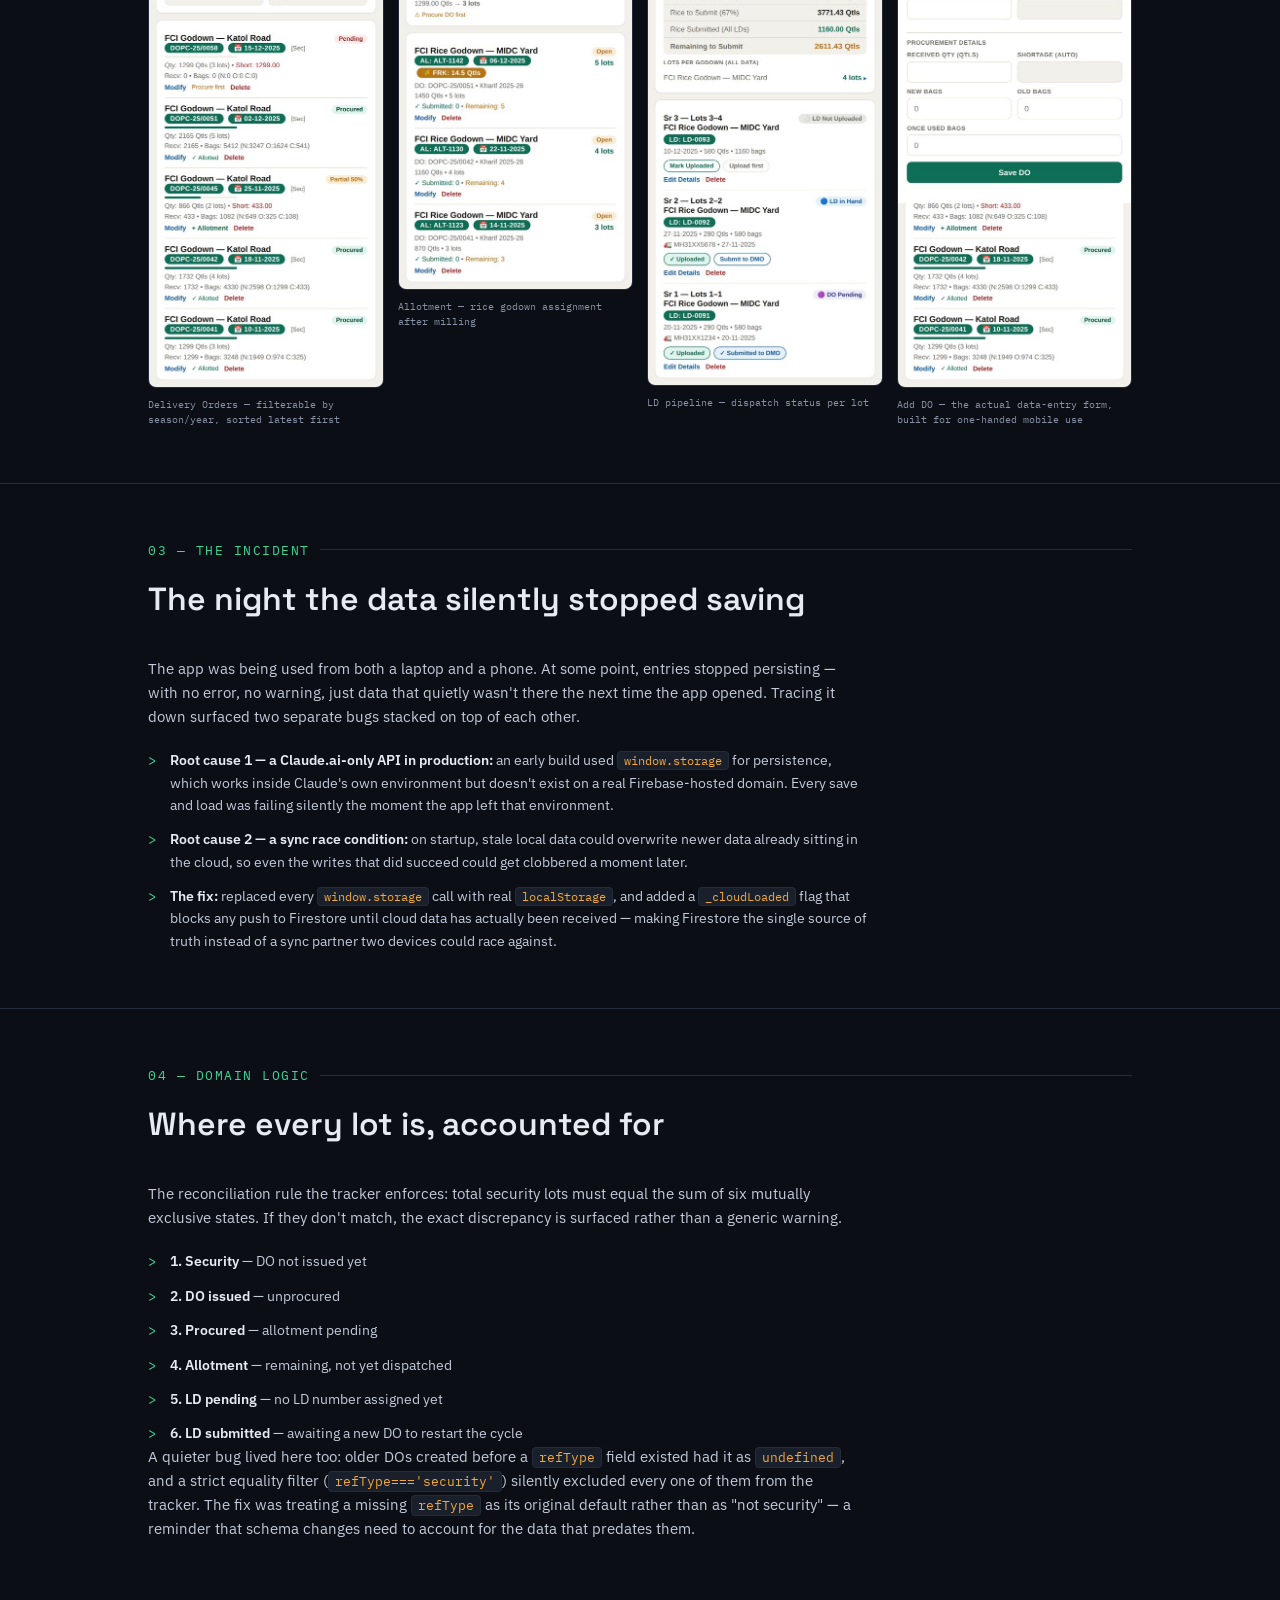
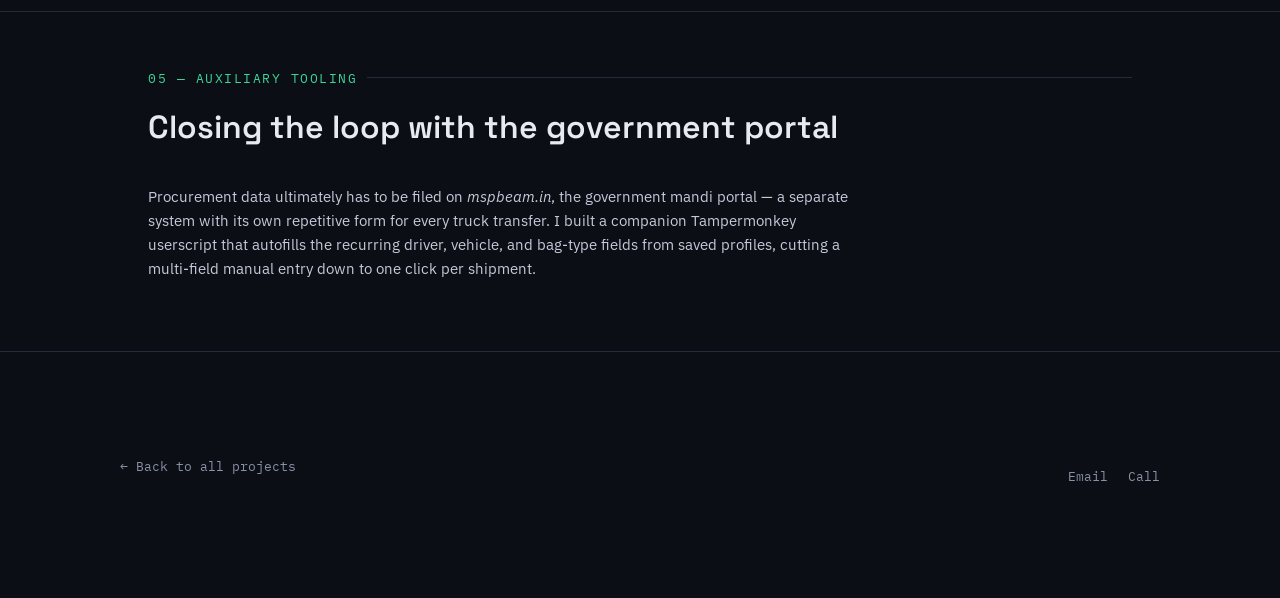
<file: projects/rice-mill-manager.html>
<!DOCTYPE html>
<html lang="en">
<head>
<meta charset="UTF-8">
<meta name="viewport" content="width=device-width, initial-scale=1.0">
<title>Rice Mill Manager — Case Study | Akshay Bawankule</title>
<link rel="preconnect" href="https://fonts.googleapis.com">
<link rel="preconnect" href="https://fonts.gstatic.com" crossorigin>
<link href="https://fonts.googleapis.com/css2?family=Space+Grotesk:wght@400;500;600;700&family=IBM+Plex+Sans:wght@400;500;600&family=IBM+Plex+Mono:wght@400;500;600&display=swap" rel="stylesheet">
<link rel="stylesheet" href="../styles.css">
</head>
<body>

<nav>
  <div class="wrap">
    <a class="logo" href="../index.html">AB<span>.</span>portfolio</a>
    <div class="navlinks">
      <a href="../index.html">&larr; Back to portfolio</a>
    </div>
  </div>
</nav>

<header class="hero cs-header">
  <div class="wrap">
    <a class="cs-back" href="../index.html">&larr; all projects</a>
    <div class="cs-status-pill"><span class="dot"></span>LIVE &middot; DAILY USE ACROSS 2 FACILITIES</div>
    <h1 class="cs-title">Rice Mill Manager</h1>
    <p class="cs-subtitle">A mobile-first procurement &amp; inventory PWA that replaced manual ledger tracking across two rice mills &mdash; built solo, end to end, with real-time cross-facility sync on Firebase.</p>
    <div class="cs-meta-row">
      <div><b>ROLE</b> &nbsp;Sole developer &amp; product owner</div>
      <div><b>STACK</b> &nbsp;Firebase &middot; Firestore &middot; JavaScript &middot; PWA</div>
      <div><b>USERS</b> &nbsp;Mill owners at ARI &amp; Dharmaraj Rice Mill (DRM)</div>
    </div>
    <div class="cs-hero-fig">
      <img src="../assets/rice-mill-manager/dashboard.jpg" alt="Rice Mill Manager dashboard showing the Lot Cycle Tracker, DO Status, and Allotment Status cards">
    </div>
  </div>
</header>

<section class="cs-section" id="problem">
  <div class="wrap">
    <div class="eyebrow">01 &mdash; The Problem</div>
    <h2 class="section-title">One procurement cycle, two mills, zero visibility</h2>
    <p>Running ARI and operating DRM as a partner meant the same paddy-to-rice procurement cycle had to be tracked twice &mdash; on paper and in scattered Excel sheets, with no way to see either mill's position at a glance. Every stage of the cycle depended on the previous one balancing correctly, and nothing caught a mismatch until reconciliation day.</p>

    <h3 class="subhead">The pipeline, in plain terms</h3>
    <div class="cs-pillar-grid">
      <div class="cs-pillar"><div class="t">Security</div><div class="d">A cash deposit with the government that authorizes a fixed number of paddy procurement lots.</div></div>
      <div class="cs-pillar"><div class="t">DO (Delivery Order)</div><div class="d">Issued against a security (or a prior LD) to actually procure paddy from a godown.</div></div>
      <div class="cs-pillar"><div class="t">Allotment</div><div class="d">Once paddy is milled, the resulting rice is allotted to a godown for dispatch.</div></div>
      <div class="cs-pillar"><div class="t">LD (Lot Delivery)</div><div class="d">The rice is dispatched to the customer, closing that lot's cycle and freeing it for a new DO.</div></div>
    </div>
    <p style="margin-top:24px;">Every lot has to be somewhere in that chain at all times. The manual process made it almost impossible to answer a simple question: of the lots we put security down for, how many are stuck, and where?</p>
  </div>
</section>

<section class="cs-section" id="product">
  <div class="wrap">
    <div class="eyebrow">02 &mdash; The Product</div>
    <h2 class="section-title">A dashboard that answers "where's the gap?"</h2>
    <p>The Lot Cycle Tracker is the core screen: it accounts for every security lot across six pipeline stages and flags the exact count if the numbers don't reconcile, instead of leaving that discovery for manual audit day.</p>

    <div class="cs-screens-grid">
      <figure>
        <img src="../assets/rice-mill-manager/do-list.jpg" alt="Delivery Orders list showing period filter, sort, and per-DO procurement status">
        <figcaption>Delivery Orders &mdash; filterable by season/year, sorted latest first</figcaption>
      </figure>
      <figure>
        <img src="../assets/rice-mill-manager/allotment.jpg" alt="Allotment page">
        <figcaption>Allotment &mdash; rice godown assignment after milling</figcaption>
      </figure>
      <figure>
        <img src="../assets/rice-mill-manager/ld.jpg" alt="Lot Delivery pipeline page">
        <figcaption>LD pipeline &mdash; dispatch status per lot</figcaption>
      </figure>
      <figure>
        <img src="../assets/rice-mill-manager/add-do.jpg" alt="Add Delivery Order form with godown, quantity, and bag-type fields">
        <figcaption>Add DO &mdash; the actual data-entry form, built for one-handed mobile use</figcaption>
      </figure>
    </div>
  </div>
</section>

<section class="cs-section" id="incident">
  <div class="wrap">
    <div class="eyebrow">03 &mdash; The Incident</div>
    <h2 class="section-title">The night the data silently stopped saving</h2>
    <p>The app was being used from both a laptop and a phone. At some point, entries stopped persisting &mdash; with no error, no warning, just data that quietly wasn't there the next time the app opened. Tracing it down surfaced two separate bugs stacked on top of each other.</p>
    <ul class="cs-decisions">
      <li><b>Root cause 1 &mdash; a Claude.ai-only API in production:</b> an early build used <code>window.storage</code> for persistence, which works inside Claude's own environment but doesn't exist on a real Firebase-hosted domain. Every save and load was failing silently the moment the app left that environment.</li>
      <li><b>Root cause 2 &mdash; a sync race condition:</b> on startup, stale local data could overwrite newer data already sitting in the cloud, so even the writes that did succeed could get clobbered a moment later.</li>
      <li><b>The fix:</b> replaced every <code>window.storage</code> call with real <code>localStorage</code>, and added a <code>_cloudLoaded</code> flag that blocks any push to Firestore until cloud data has actually been received &mdash; making Firestore the single source of truth instead of a sync partner two devices could race against.</li>
    </ul>
  </div>
</section>

<section class="cs-section" id="logic">
  <div class="wrap">
    <div class="eyebrow">04 &mdash; Domain Logic</div>
    <h2 class="section-title">Where every lot is, accounted for</h2>
    <p>The reconciliation rule the tracker enforces: total security lots must equal the sum of six mutually exclusive states. If they don't match, the exact discrepancy is surfaced rather than a generic warning.</p>
    <ul class="cs-decisions">
      <li><b>1. Security</b> &mdash; DO not issued yet</li>
      <li><b>2. DO issued</b> &mdash; unprocured</li>
      <li><b>3. Procured</b> &mdash; allotment pending</li>
      <li><b>4. Allotment</b> &mdash; remaining, not yet dispatched</li>
      <li><b>5. LD pending</b> &mdash; no LD number assigned yet</li>
      <li><b>6. LD submitted</b> &mdash; awaiting a new DO to restart the cycle</li>
    </ul>
    <p>A quieter bug lived here too: older DOs created before a <code>refType</code> field existed had it as <code>undefined</code>, and a strict equality filter (<code>refType==='security'</code>) silently excluded every one of them from the tracker. The fix was treating a missing <code>refType</code> as its original default rather than as "not security" &mdash; a reminder that schema changes need to account for the data that predates them.</p>
  </div>
</section>

<section class="cs-section" id="tooling">
  <div class="wrap">
    <div class="eyebrow">05 &mdash; Auxiliary Tooling</div>
    <h2 class="section-title">Closing the loop with the government portal</h2>
    <p>Procurement data ultimately has to be filed on <em>mspbeam.in</em>, the government mandi portal &mdash; a separate system with its own repetitive form for every truck transfer. I built a companion Tampermonkey userscript that autofills the recurring driver, vehicle, and bag-type fields from saved profiles, cutting a multi-field manual entry down to one click per shipment.</p>
  </div>
</section>

<footer>
  <div class="wrap cs-footer-nav">
    <a class="cs-back" href="../index.html">&larr; Back to all projects</a>
    <div class="foot-links">
      <a href="mailto:akshay.bawankule@yahoo.in">Email</a>
      <a href="tel:+918805380153">Call</a>
    </div>
  </div>
</footer>

</body>
</html>
</file>
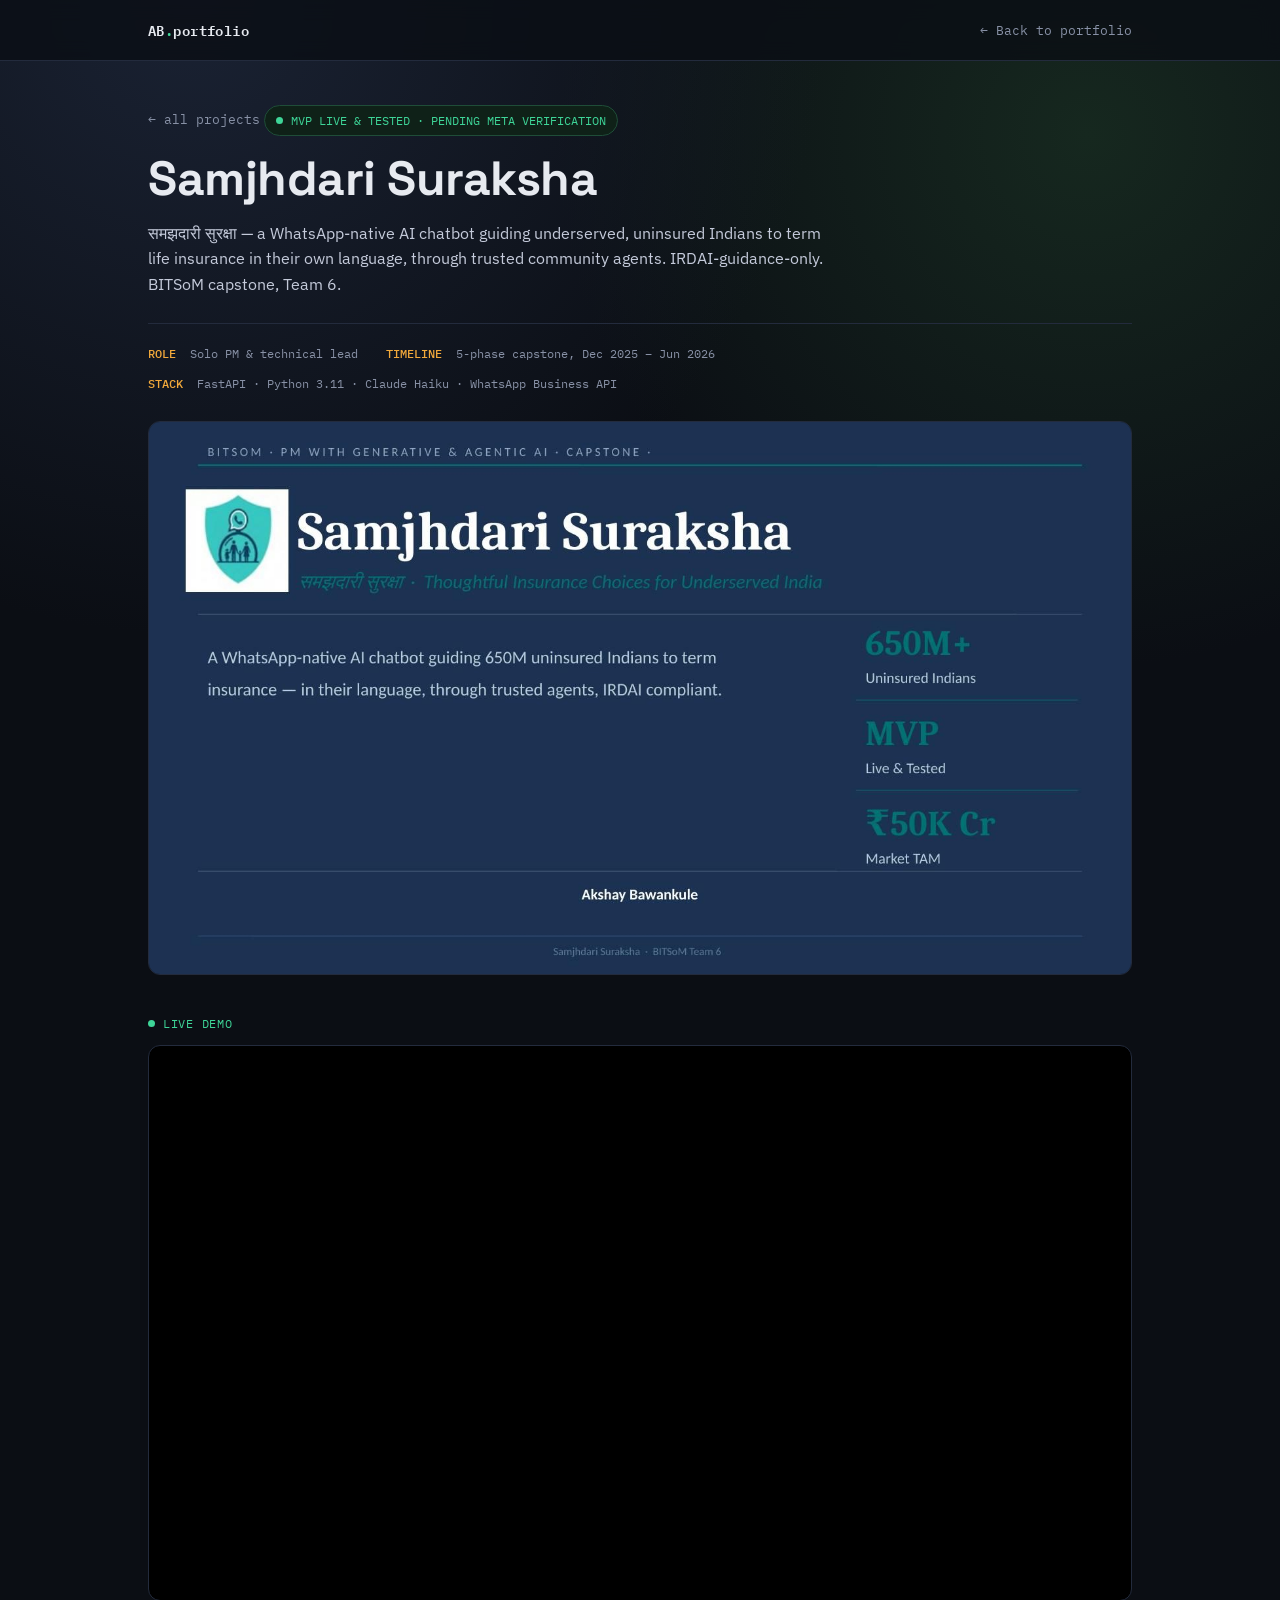
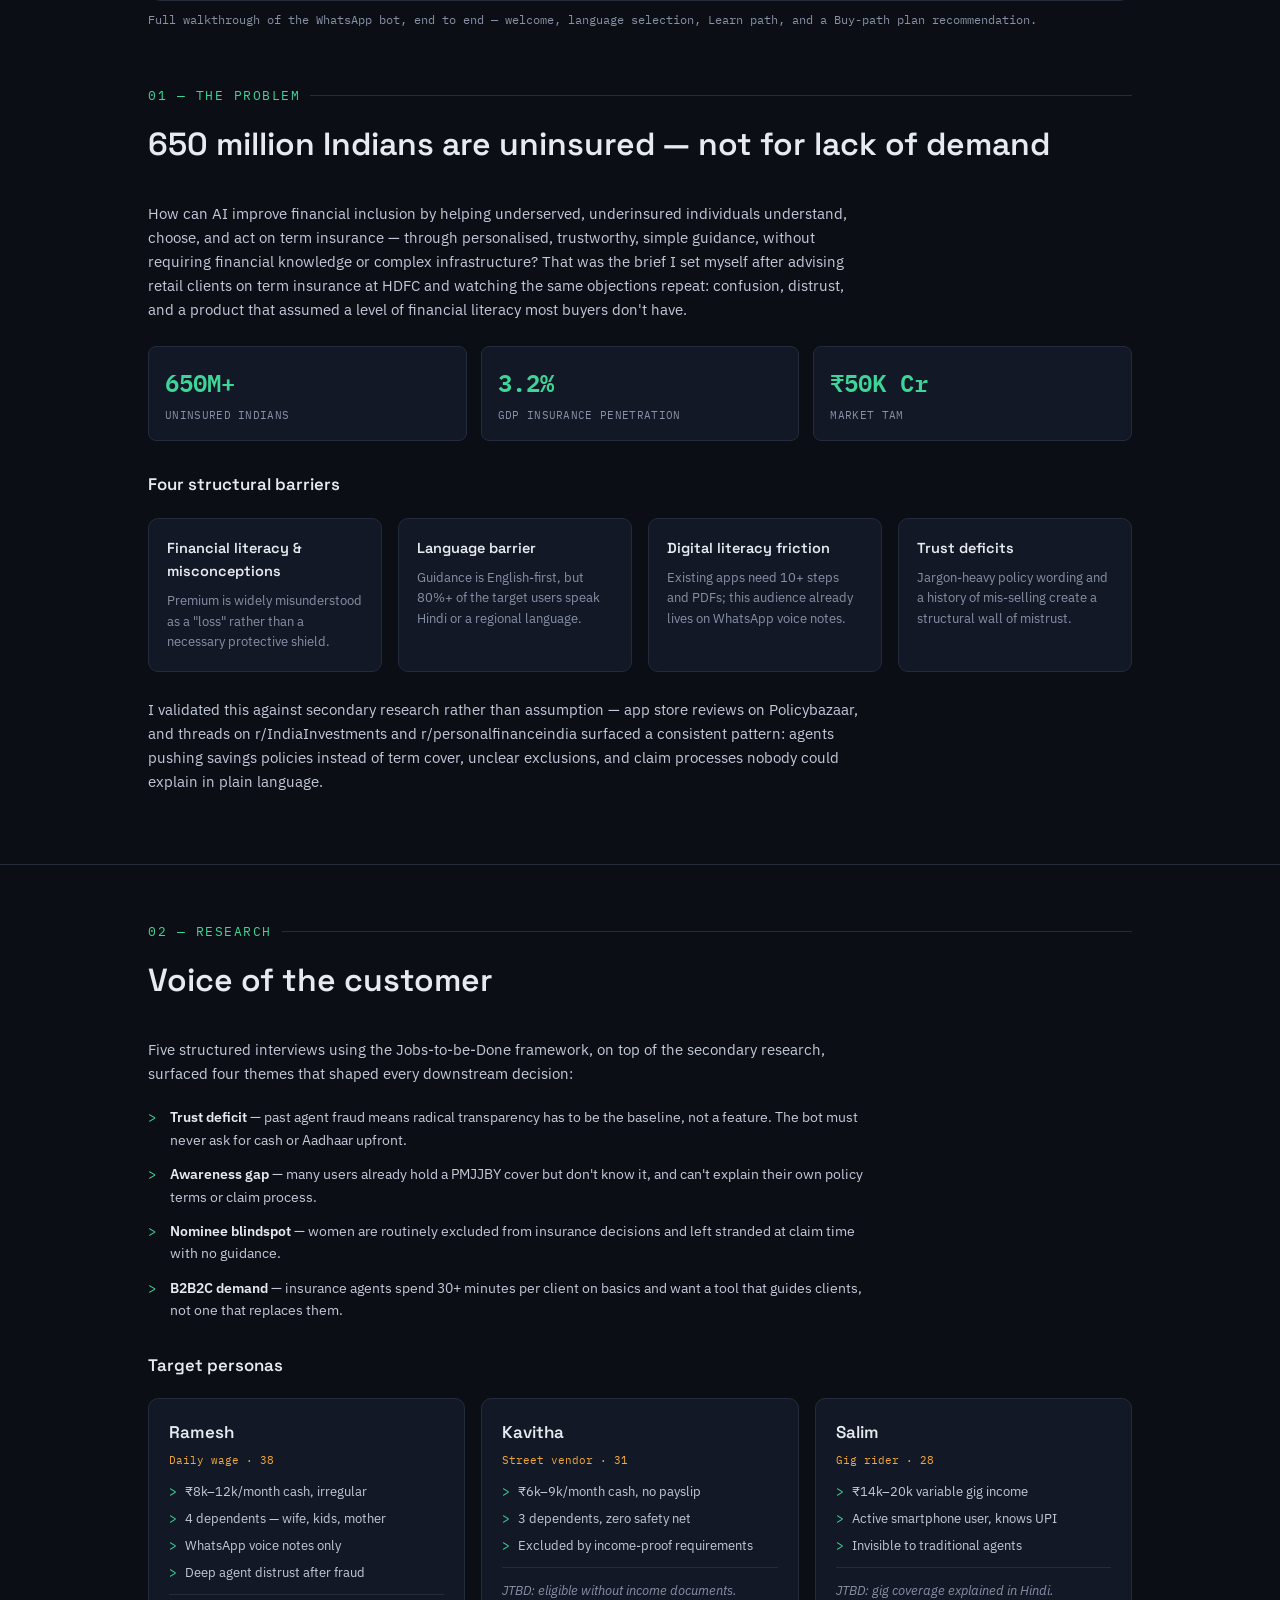
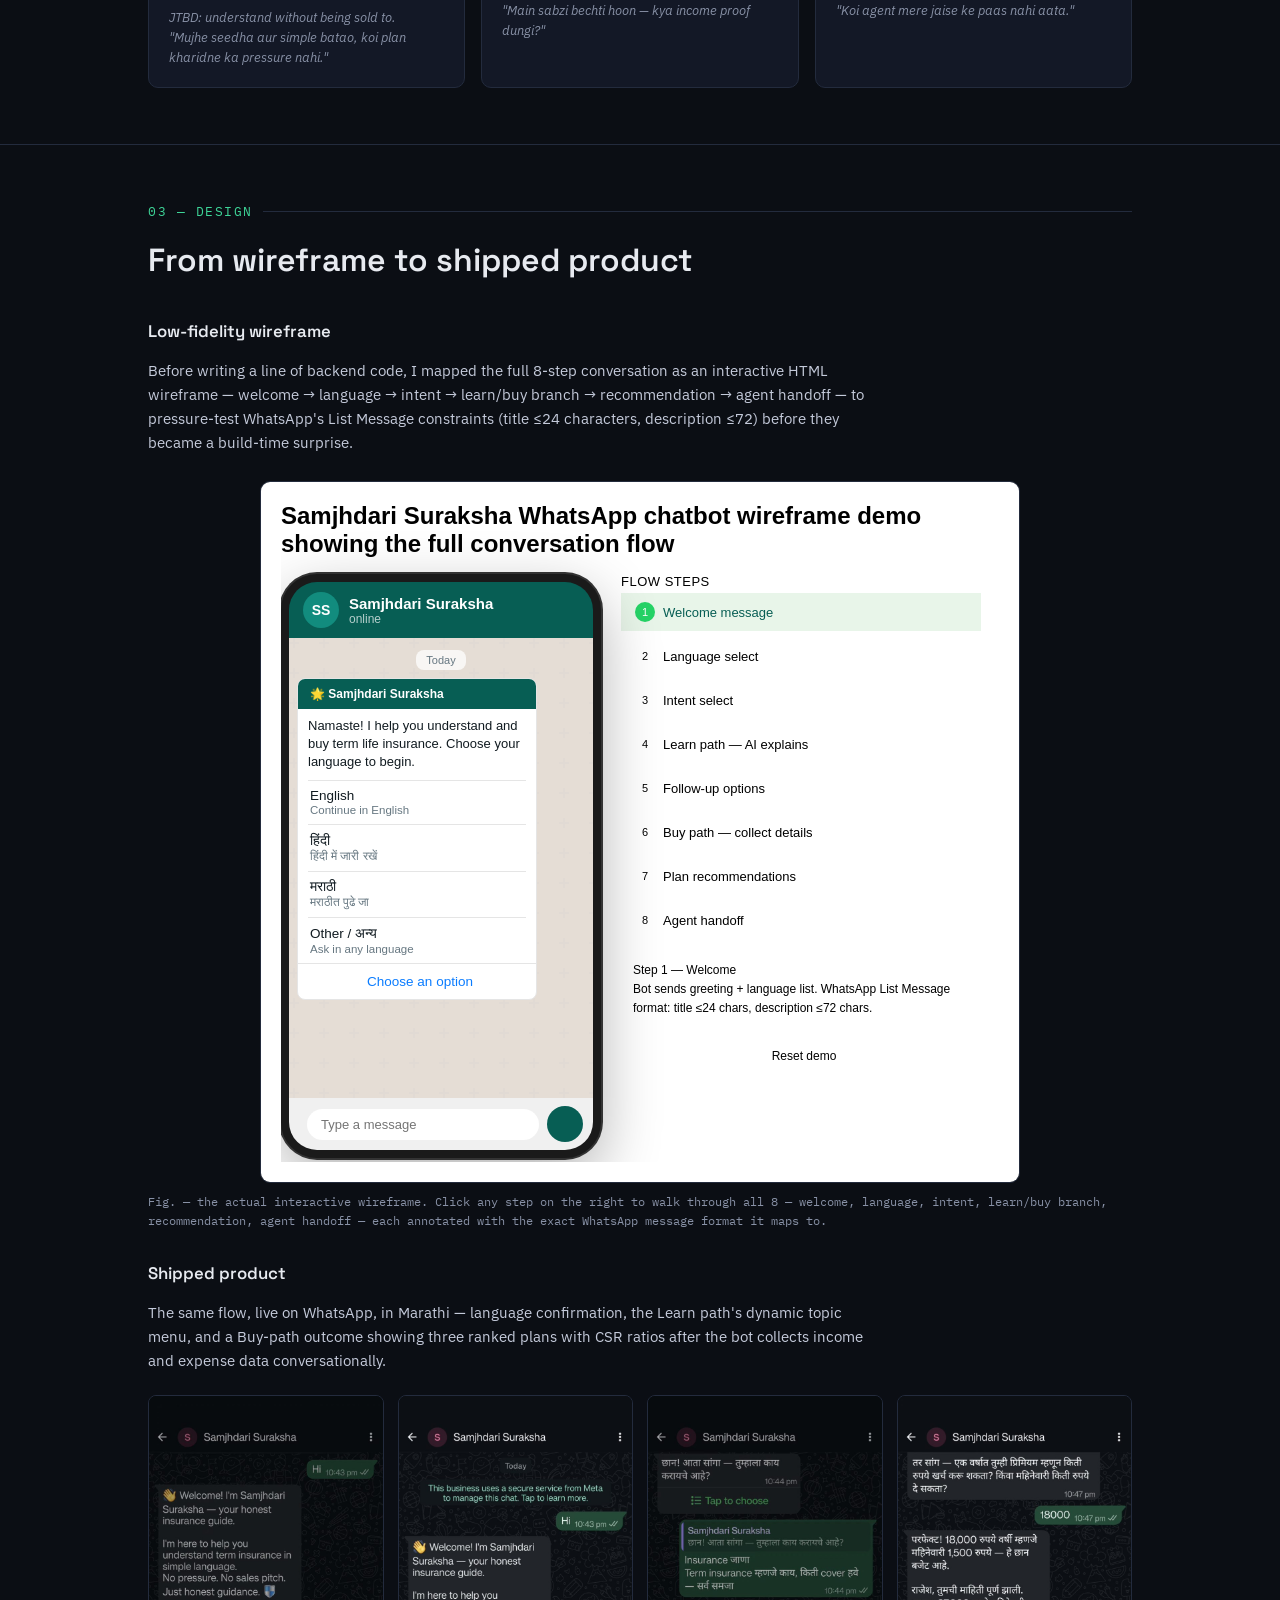
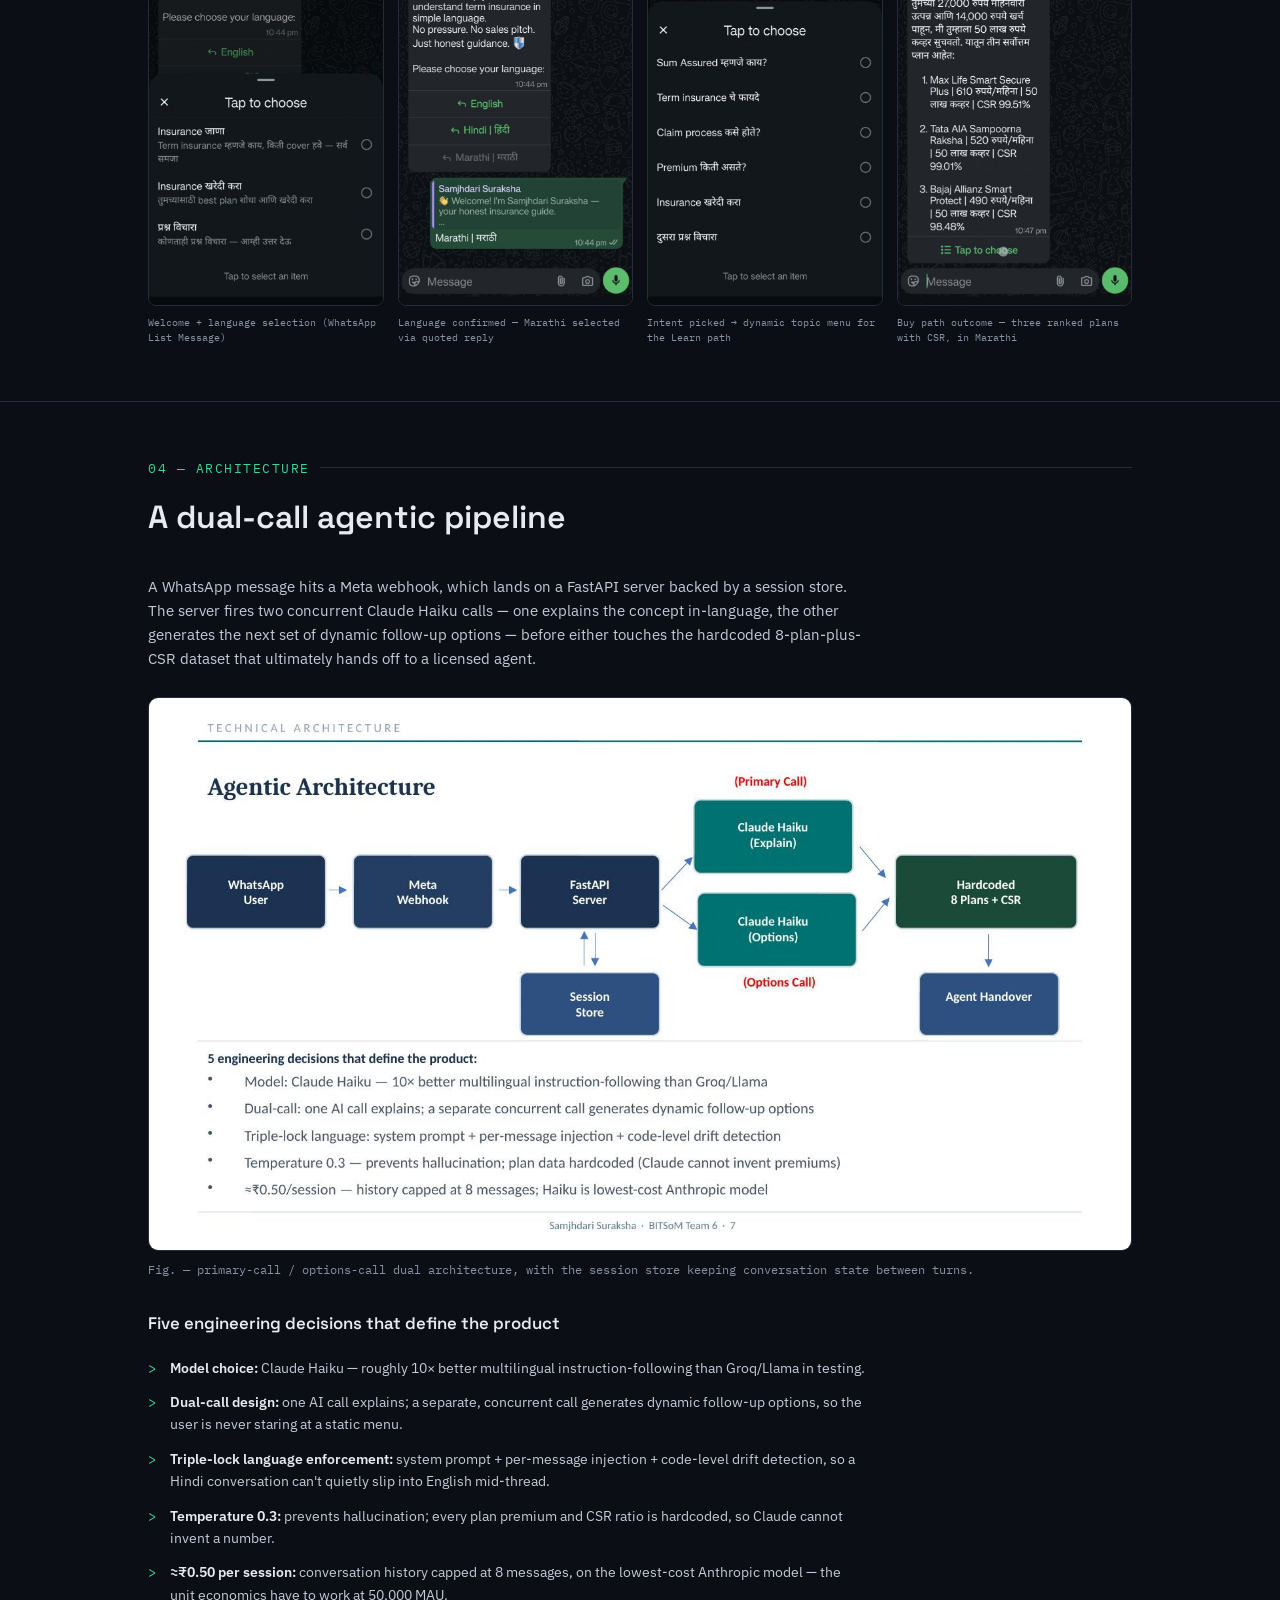
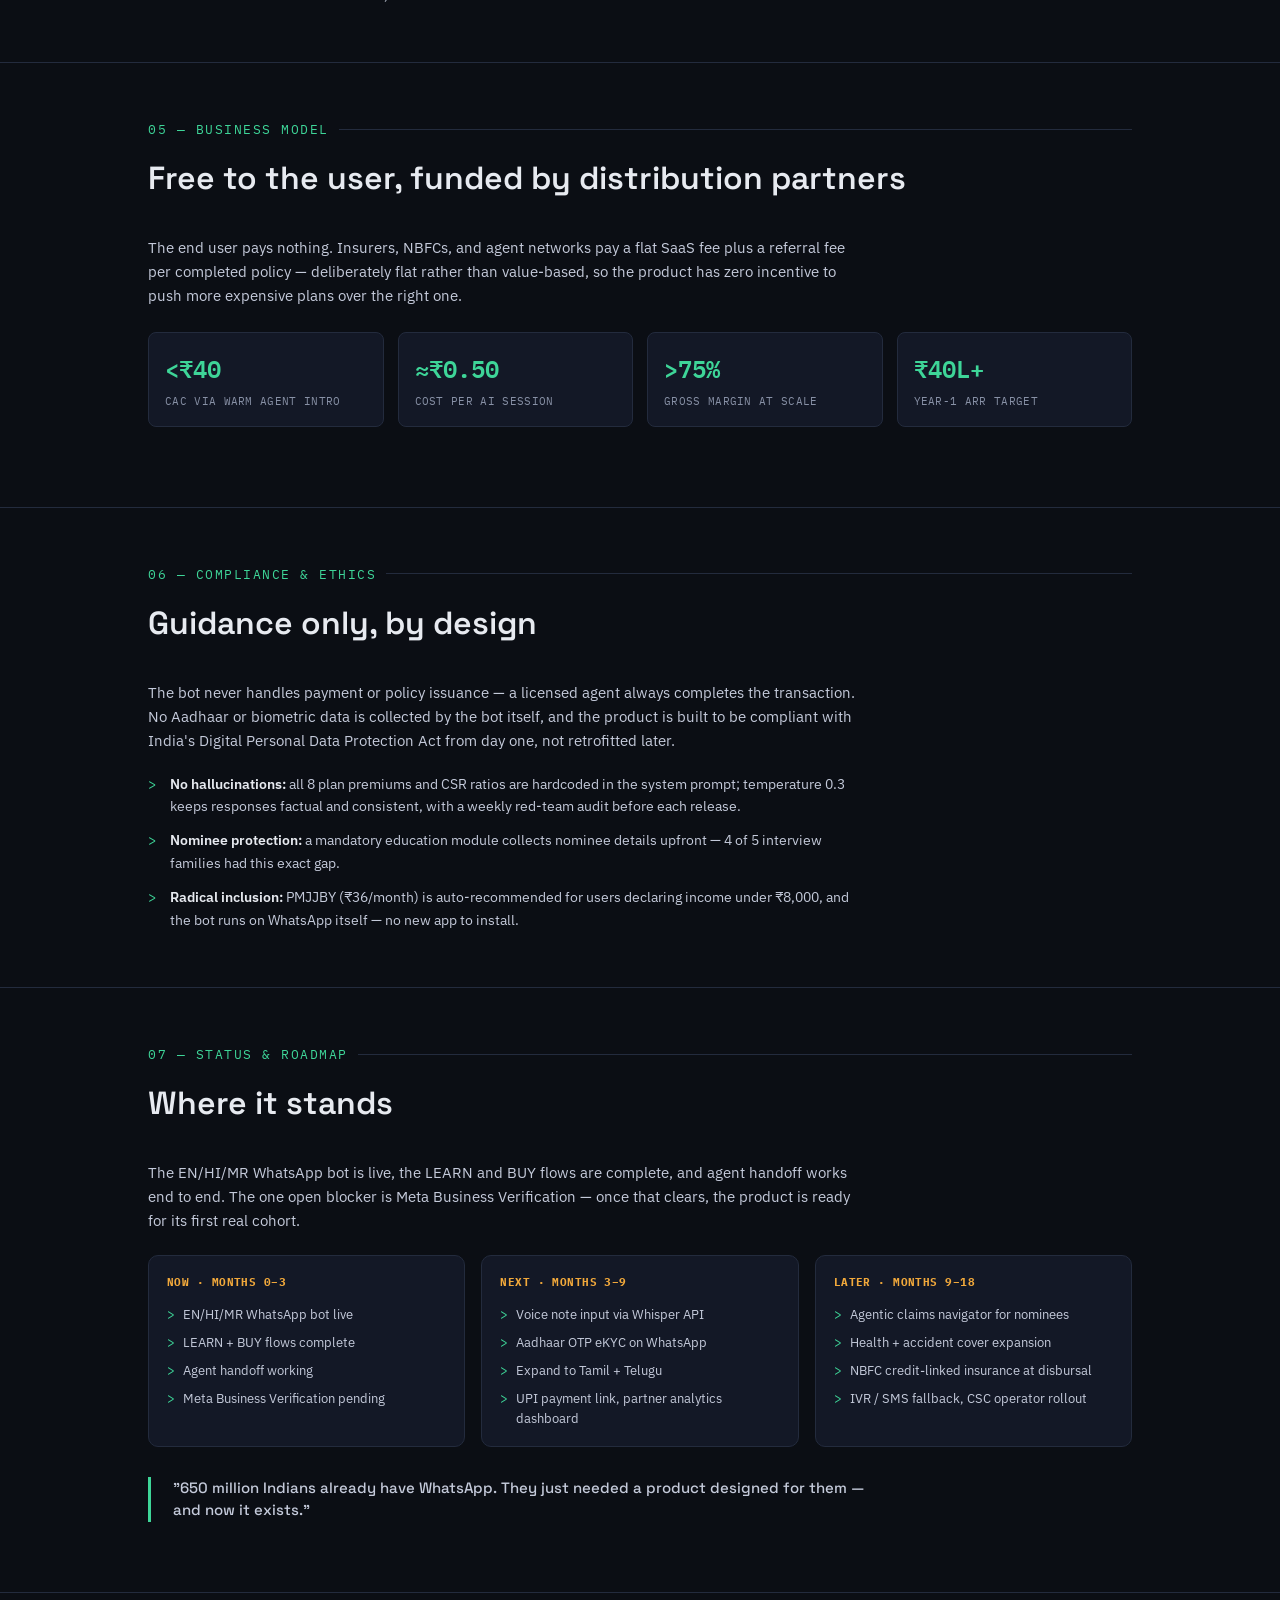
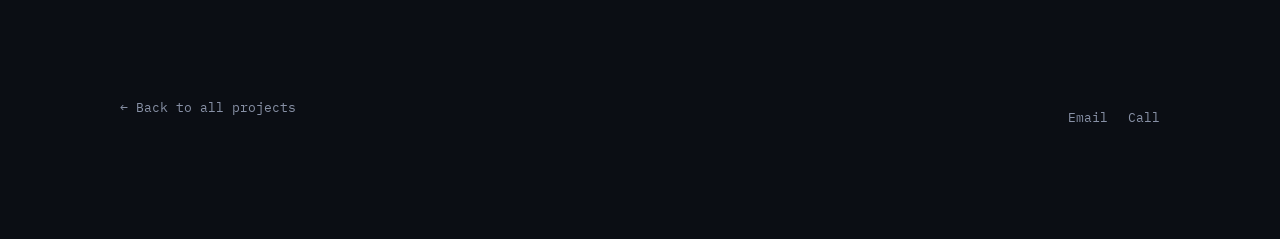
<file: projects/samjhdari-suraksha.html>
<!DOCTYPE html>
<html lang="en">
<head>
<meta charset="UTF-8">
<meta name="viewport" content="width=device-width, initial-scale=1.0">
<title>Samjhdari Suraksha — Case Study | Akshay Bawankule</title>
<link rel="preconnect" href="https://fonts.googleapis.com">
<link rel="preconnect" href="https://fonts.gstatic.com" crossorigin>
<link href="https://fonts.googleapis.com/css2?family=Space+Grotesk:wght@400;500;600;700&family=IBM+Plex+Sans:wght@400;500;600&family=IBM+Plex+Mono:wght@400;500;600&display=swap" rel="stylesheet">
<link rel="stylesheet" href="../styles.css">
</head>
<body>

<nav>
  <div class="wrap">
    <a class="logo" href="../index.html">AB<span>.</span>portfolio</a>
    <div class="navlinks">
      <a href="../index.html">&larr; Back to portfolio</a>
    </div>
  </div>
</nav>

<header class="hero cs-header">
  <div class="wrap">
    <a class="cs-back" href="../index.html">&larr; all projects</a>
    <div class="cs-status-pill"><span class="dot"></span>MVP LIVE &amp; TESTED &middot; PENDING META VERIFICATION</div>
    <h1 class="cs-title">Samjhdari Suraksha</h1>
    <p class="cs-subtitle">समझदारी सुरक्षा — a WhatsApp-native AI chatbot guiding underserved, uninsured Indians to term life insurance in their own language, through trusted community agents. IRDAI-guidance-only. BITSoM capstone, Team 6.</p>
    <div class="cs-meta-row">
      <div><b>ROLE</b> &nbsp;Solo PM &amp; technical lead</div>
      <div><b>TIMELINE</b> &nbsp;5-phase capstone, Dec 2025 &ndash; Jun 2026</div>
      <div><b>STACK</b> &nbsp;FastAPI &middot; Python 3.11 &middot; Claude Haiku &middot; WhatsApp Business API</div>
    </div>
    <div class="cs-hero-fig">
      <img src="../assets/samjhdari-suraksha/hero.jpg" alt="Samjhdari Suraksha capstone title slide — 650M+ uninsured Indians, MVP live and tested, ₹50K Cr market TAM">
    </div>

    <div class="cs-demo">
      <div class="cs-demo-label"><span class="dot"></span>LIVE DEMO</div>
      <div class="cs-demo-frame">
        <iframe src="https://drive.google.com/file/d/1pwUkzimaiQoSK7LjThof6JwUreGkEqCZ/preview" allow="autoplay" allowfullscreen loading="lazy"></iframe>
      </div>
      <div class="cs-caption">Full walkthrough of the WhatsApp bot, end to end &mdash; welcome, language selection, Learn path, and a Buy-path plan recommendation.</div>
    </div>
  </div>
</header>

<section class="cs-section" id="problem">
  <div class="wrap">
    <div class="eyebrow">01 &mdash; The Problem</div>
    <h2 class="section-title">650 million Indians are uninsured &mdash; not for lack of demand</h2>
    <p>How can AI improve financial inclusion by helping underserved, underinsured individuals understand, choose, and act on term insurance &mdash; through personalised, trustworthy, simple guidance, without requiring financial knowledge or complex infrastructure? That was the brief I set myself after advising retail clients on term insurance at HDFC and watching the same objections repeat: confusion, distrust, and a product that assumed a level of financial literacy most buyers don't have.</p>

    <div class="cs-stat-row">
      <div class="cs-stat"><div class="num">650M+</div><div class="lbl">Uninsured Indians</div></div>
      <div class="cs-stat"><div class="num">3.2%</div><div class="lbl">GDP insurance penetration</div></div>
      <div class="cs-stat"><div class="num">&#8377;50K Cr</div><div class="lbl">Market TAM</div></div>
    </div>

    <h3 class="subhead">Four structural barriers</h3>
    <div class="cs-pillar-grid">
      <div class="cs-pillar"><div class="t">Financial literacy &amp; misconceptions</div><div class="d">Premium is widely misunderstood as a "loss" rather than a necessary protective shield.</div></div>
      <div class="cs-pillar"><div class="t">Language barrier</div><div class="d">Guidance is English-first, but 80%+ of the target users speak Hindi or a regional language.</div></div>
      <div class="cs-pillar"><div class="t">Digital literacy friction</div><div class="d">Existing apps need 10+ steps and PDFs; this audience already lives on WhatsApp voice notes.</div></div>
      <div class="cs-pillar"><div class="t">Trust deficits</div><div class="d">Jargon-heavy policy wording and a history of mis-selling create a structural wall of mistrust.</div></div>
    </div>

    <p style="margin-top:26px;">I validated this against secondary research rather than assumption &mdash; app store reviews on Policybazaar, and threads on r/IndiaInvestments and r/personalfinanceindia surfaced a consistent pattern: agents pushing savings policies instead of term cover, unclear exclusions, and claim processes nobody could explain in plain language.</p>
  </div>
</section>

<section class="cs-section" id="research">
  <div class="wrap">
    <div class="eyebrow">02 &mdash; Research</div>
    <h2 class="section-title">Voice of the customer</h2>
    <p>Five structured interviews using the Jobs-to-be-Done framework, on top of the secondary research, surfaced four themes that shaped every downstream decision:</p>
    <ul class="cs-decisions">
      <li><b>Trust deficit</b> &mdash; past agent fraud means radical transparency has to be the baseline, not a feature. The bot must never ask for cash or Aadhaar upfront.</li>
      <li><b>Awareness gap</b> &mdash; many users already hold a PMJJBY cover but don't know it, and can't explain their own policy terms or claim process.</li>
      <li><b>Nominee blindspot</b> &mdash; women are routinely excluded from insurance decisions and left stranded at claim time with no guidance.</li>
      <li><b>B2B2C demand</b> &mdash; insurance agents spend 30+ minutes per client on basics and want a tool that guides clients, not one that replaces them.</li>
    </ul>

    <h3 class="subhead">Target personas</h3>
    <div class="cs-persona-grid">
      <div class="cs-persona-card">
        <div class="name">Ramesh</div>
        <div class="role">Daily wage &middot; 38</div>
        <ul>
          <li>&#8377;8k&ndash;12k/month cash, irregular</li>
          <li>4 dependents &mdash; wife, kids, mother</li>
          <li>WhatsApp voice notes only</li>
          <li>Deep agent distrust after fraud</li>
        </ul>
        <div class="quote">JTBD: understand without being sold to.<br>"Mujhe seedha aur simple batao, koi plan kharidne ka pressure nahi."</div>
      </div>
      <div class="cs-persona-card">
        <div class="name">Kavitha</div>
        <div class="role">Street vendor &middot; 31</div>
        <ul>
          <li>&#8377;6k&ndash;9k/month cash, no payslip</li>
          <li>3 dependents, zero safety net</li>
          <li>Excluded by income-proof requirements</li>
        </ul>
        <div class="quote">JTBD: eligible without income documents.<br>"Main sabzi bechti hoon &mdash; kya income proof dungi?"</div>
      </div>
      <div class="cs-persona-card">
        <div class="name">Salim</div>
        <div class="role">Gig rider &middot; 28</div>
        <ul>
          <li>&#8377;14k&ndash;20k variable gig income</li>
          <li>Active smartphone user, knows UPI</li>
          <li>Invisible to traditional agents</li>
        </ul>
        <div class="quote">JTBD: gig coverage explained in Hindi.<br>"Koi agent mere jaise ke paas nahi aata."</div>
      </div>
    </div>
  </div>
</section>

<section class="cs-section" id="design">
  <div class="wrap">
    <div class="eyebrow">03 &mdash; Design</div>
    <h2 class="section-title">From wireframe to shipped product</h2>

    <h3 class="subhead">Low-fidelity wireframe</h3>
    <p>Before writing a line of backend code, I mapped the full 8-step conversation as an interactive HTML wireframe &mdash; welcome &rarr; language &rarr; intent &rarr; learn/buy branch &rarr; recommendation &rarr; agent handoff &mdash; to pressure-test WhatsApp's List Message constraints (title &le;24 characters, description &le;72) before they became a build-time surprise.</p>
    <figure class="cs-figure">
      <div class="cs-embed-frame">
        <iframe src="../assets/samjhdari-suraksha/wireframe-demo.html" loading="lazy" title="Interactive Samjhdari Suraksha WhatsApp wireframe — click through all 8 steps"></iframe>
      </div>
      <figcaption class="cs-caption">Fig. &mdash; the actual interactive wireframe. Click any step on the right to walk through all 8 &mdash; welcome, language, intent, learn/buy branch, recommendation, agent handoff &mdash; each annotated with the exact WhatsApp message format it maps to.</figcaption>
    </figure>

    <h3 class="subhead">Shipped product</h3>
    <p>The same flow, live on WhatsApp, in Marathi &mdash; language confirmation, the Learn path's dynamic topic menu, and a Buy-path outcome showing three ranked plans with CSR ratios after the bot collects income and expense data conversationally.</p>
    <div class="cs-screens-grid">
      <figure>
        <img src="../assets/samjhdari-suraksha/screen-2.jpg" alt="WhatsApp screenshot: welcome message with language selection list">
        <figcaption>Welcome + language selection (WhatsApp List Message)</figcaption>
      </figure>
      <figure>
        <img src="../assets/samjhdari-suraksha/screen-3.jpg" alt="WhatsApp screenshot: Marathi selected, quoted reply confirmation">
        <figcaption>Language confirmed &mdash; Marathi selected via quoted reply</figcaption>
      </figure>
      <figure>
        <img src="../assets/samjhdari-suraksha/screen-4.jpg" alt="WhatsApp screenshot: dynamic topic menu for the Learn path">
        <figcaption>Intent picked &rarr; dynamic topic menu for the Learn path</figcaption>
      </figure>
      <figure>
        <img src="../assets/samjhdari-suraksha/screen-1.jpg" alt="WhatsApp screenshot: three ranked term insurance plans with CSR shown in Marathi">
        <figcaption>Buy path outcome &mdash; three ranked plans with CSR, in Marathi</figcaption>
      </figure>
    </div>
  </div>
</section>

<section class="cs-section" id="architecture">
  <div class="wrap">
    <div class="eyebrow">04 &mdash; Architecture</div>
    <h2 class="section-title">A dual-call agentic pipeline</h2>
    <p>A WhatsApp message hits a Meta webhook, which lands on a FastAPI server backed by a session store. The server fires two concurrent Claude Haiku calls &mdash; one explains the concept in-language, the other generates the next set of dynamic follow-up options &mdash; before either touches the hardcoded 8-plan-plus-CSR dataset that ultimately hands off to a licensed agent.</p>
    <figure class="cs-figure">
      <img src="../assets/samjhdari-suraksha/architecture.jpg" alt="Agentic architecture diagram: WhatsApp user, Meta webhook, FastAPI server, dual Claude Haiku calls, hardcoded plans, agent handover">
      <figcaption class="cs-caption">Fig. &mdash; primary-call / options-call dual architecture, with the session store keeping conversation state between turns.</figcaption>
    </figure>

    <h3 class="subhead">Five engineering decisions that define the product</h3>
    <ul class="cs-decisions">
      <li><b>Model choice:</b> Claude Haiku &mdash; roughly 10&times; better multilingual instruction-following than Groq/Llama in testing.</li>
      <li><b>Dual-call design:</b> one AI call explains; a separate, concurrent call generates dynamic follow-up options, so the user is never staring at a static menu.</li>
      <li><b>Triple-lock language enforcement:</b> system prompt + per-message injection + code-level drift detection, so a Hindi conversation can't quietly slip into English mid-thread.</li>
      <li><b>Temperature 0.3:</b> prevents hallucination; every plan premium and CSR ratio is hardcoded, so Claude cannot invent a number.</li>
      <li><b>&asymp;&#8377;0.50 per session:</b> conversation history capped at 8 messages, on the lowest-cost Anthropic model &mdash; the unit economics have to work at 50,000 MAU.</li>
    </ul>
  </div>
</section>

<section class="cs-section" id="business">
  <div class="wrap">
    <div class="eyebrow">05 &mdash; Business Model</div>
    <h2 class="section-title">Free to the user, funded by distribution partners</h2>
    <p>The end user pays nothing. Insurers, NBFCs, and agent networks pay a flat SaaS fee plus a referral fee per completed policy &mdash; deliberately flat rather than value-based, so the product has zero incentive to push more expensive plans over the right one.</p>
    <div class="cs-stat-row">
      <div class="cs-stat"><div class="num">&lt;&#8377;40</div><div class="lbl">CAC via warm agent intro</div></div>
      <div class="cs-stat"><div class="num">&asymp;&#8377;0.50</div><div class="lbl">Cost per AI session</div></div>
      <div class="cs-stat"><div class="num">&gt;75%</div><div class="lbl">Gross margin at scale</div></div>
      <div class="cs-stat"><div class="num">&#8377;40L+</div><div class="lbl">Year-1 ARR target</div></div>
    </div>
  </div>
</section>

<section class="cs-section" id="compliance">
  <div class="wrap">
    <div class="eyebrow">06 &mdash; Compliance &amp; Ethics</div>
    <h2 class="section-title">Guidance only, by design</h2>
    <p>The bot never handles payment or policy issuance &mdash; a licensed agent always completes the transaction. No Aadhaar or biometric data is collected by the bot itself, and the product is built to be compliant with India's Digital Personal Data Protection Act from day one, not retrofitted later.</p>
    <ul class="cs-decisions">
      <li><b>No hallucinations:</b> all 8 plan premiums and CSR ratios are hardcoded in the system prompt; temperature 0.3 keeps responses factual and consistent, with a weekly red-team audit before each release.</li>
      <li><b>Nominee protection:</b> a mandatory education module collects nominee details upfront &mdash; 4 of 5 interview families had this exact gap.</li>
      <li><b>Radical inclusion:</b> PMJJBY (&#8377;36/month) is auto-recommended for users declaring income under &#8377;8,000, and the bot runs on WhatsApp itself &mdash; no new app to install.</li>
    </ul>
  </div>
</section>

<section class="cs-section" id="status">
  <div class="wrap">
    <div class="eyebrow">07 &mdash; Status &amp; Roadmap</div>
    <h2 class="section-title">Where it stands</h2>
    <p>The EN/HI/MR WhatsApp bot is live, the LEARN and BUY flows are complete, and agent handoff works end to end. The one open blocker is Meta Business Verification &mdash; once that clears, the product is ready for its first real cohort.</p>

    <div class="cs-roadmap">
      <div class="col">
        <h4>Now &middot; Months 0&ndash;3</h4>
        <ul>
          <li>EN/HI/MR WhatsApp bot live</li>
          <li>LEARN + BUY flows complete</li>
          <li>Agent handoff working</li>
          <li>Meta Business Verification pending</li>
        </ul>
      </div>
      <div class="col">
        <h4>Next &middot; Months 3&ndash;9</h4>
        <ul>
          <li>Voice note input via Whisper API</li>
          <li>Aadhaar OTP eKYC on WhatsApp</li>
          <li>Expand to Tamil + Telugu</li>
          <li>UPI payment link, partner analytics dashboard</li>
        </ul>
      </div>
      <div class="col">
        <h4>Later &middot; Months 9&ndash;18</h4>
        <ul>
          <li>Agentic claims navigator for nominees</li>
          <li>Health + accident cover expansion</li>
          <li>NBFC credit-linked insurance at disbursal</li>
          <li>IVR / SMS fallback, CSC operator rollout</li>
        </ul>
      </div>
    </div>

    <p class="cs-pullquote">"650 million Indians already have WhatsApp. They just needed a product designed for them &mdash; and now it exists."</p>
  </div>
</section>

<footer>
  <div class="wrap cs-footer-nav">
    <a class="cs-back" href="../index.html">&larr; Back to all projects</a>
    <div class="foot-links">
      <a href="mailto:akshay.bawankule@yahoo.in">Email</a>
      <a href="tel:+918805380153">Call</a>
    </div>
  </div>
</footer>

</body>
</html>
</file>
<file: styles.css>
:root{
    --bg:#0B0E14;
    --panel:#12172380;
    --panel-solid:#131826;
    --border:#232B3D;
    --text:#E7EAF0;
    --muted:#8891A6;
    --green:#3ED598;
    --amber:#F2A93B;
    --font-display:'Space Grotesk', sans-serif;
    --font-body:'IBM Plex Sans', sans-serif;
    --font-mono:'IBM Plex Mono', monospace;
    --maxw:1040px;
  }

  *{box-sizing:border-box; margin:0; padding:0;}
  html{scroll-behavior:smooth;}
  body{
    background:var(--bg);
    color:var(--text);
    font-family:var(--font-body);
    line-height:1.6;
    -webkit-font-smoothing:antialiased;
    background-image:
      radial-gradient(circle at 15% 0%, #1a2233 0%, transparent 45%),
      radial-gradient(circle at 85% 15%, #16281f 0%, transparent 40%);
    background-attachment:fixed;
  }

  a{color:inherit; text-decoration:none;}
  ::selection{background:var(--green); color:#06110c;}

  :focus-visible{outline:2px solid var(--green); outline-offset:3px;}

  .wrap{max-width:var(--maxw); margin:0 auto; padding:0 28px;}

  /* ---------- NAV ---------- */
  nav{
    position:sticky; top:0; z-index:50;
    backdrop-filter:blur(10px);
    background:#0B0E14cc;
    border-bottom:1px solid var(--border);
  }
  nav .wrap{
    display:flex; align-items:center; justify-content:space-between;
    height:60px;
  }
  .logo{
    font-family:var(--font-mono); font-weight:600; font-size:14px;
    letter-spacing:0.03em; color:var(--text);
  }
  .logo span{color:var(--green);}
  .navlinks{display:flex; gap:28px; font-family:var(--font-mono); font-size:12.5px; color:var(--muted);}
  .navlinks a{transition:color .15s ease;}
  .navlinks a:hover{color:var(--green);}
  .navlinks .idx{color:var(--amber); margin-right:4px;}
  @media (max-width:640px){ .navlinks{display:none;} }

  /* ---------- HERO ---------- */
  header.hero{padding:72px 0 0;}
  .status-pill{
    display:inline-flex; align-items:center; gap:8px;
    font-family:var(--font-mono); font-size:12px; color:var(--green);
    border:1px solid #1f4d38; background:#0f2118; padding:6px 12px;
    border-radius:100px; margin-bottom:28px;
  }
  .dot{width:7px; height:7px; border-radius:50%; background:var(--green);
    box-shadow:0 0 0 0 rgba(62,213,152,0.6); animation:pulse 2s infinite;}
  @keyframes pulse{
    0%{box-shadow:0 0 0 0 rgba(62,213,152,.55);}
    70%{box-shadow:0 0 0 8px rgba(62,213,152,0);}
    100%{box-shadow:0 0 0 0 rgba(62,213,152,0);}
  }

  h1.name{
    font-family:var(--font-display); font-weight:700;
    font-size:clamp(2.4rem, 6vw, 4.2rem);
    letter-spacing:-0.02em; line-height:1.02;
  }
  .prompt-line{
    font-family:var(--font-mono); color:var(--muted); font-size:clamp(13px,2vw,16px);
    margin-top:18px;
  }
  .prompt-line .car{color:var(--green);}
  .summary{
    max-width:640px; margin-top:22px; color:#C4CADA; font-size:16px;
  }
  .hero-links{display:flex; gap:14px; margin-top:30px; flex-wrap:wrap;}
  .btn{
    font-family:var(--font-mono); font-size:13px; padding:11px 18px;
    border-radius:6px; border:1px solid var(--border); transition:all .15s ease;
  }
  .btn-primary{background:var(--green); color:#06110c; border-color:var(--green); font-weight:600;}
  .btn-primary:hover{background:#33c187;}
  .btn-ghost{color:var(--text);}
  .btn-ghost:hover{border-color:var(--green); color:var(--green);}

  /* ---------- SECTIONS ---------- */
  section{padding:84px 0;}
  .eyebrow{
    font-family:var(--font-mono); font-size:12.5px; color:var(--green);
    text-transform:uppercase; letter-spacing:.12em; margin-bottom:14px;
    display:flex; align-items:center; gap:10px;
  }
  .eyebrow::after{content:''; flex:1; height:1px; background:var(--border);}
  h2.section-title{
    font-family:var(--font-display); font-weight:600; font-size:clamp(1.5rem,3vw,2rem);
    margin-bottom:32px;
  }

  .reveal{opacity:0; transform:translateY(16px); transition:opacity .6s ease, transform .6s ease;}
  .reveal.in{opacity:1; transform:translateY(0);}

  /* about */
  #about p{max-width:680px; color:#C4CADA; font-size:15.5px;}
  #about p + p{margin-top:14px;}

  /* experience — ledger rows */
  .ledger-row{
    display:grid; grid-template-columns:170px 1fr; gap:24px;
    padding:26px 0; border-bottom:1px solid var(--border);
  }
  .ledger-row:first-of-type{border-top:1px solid var(--border);}
  .ledger-date{
    font-family:var(--font-mono); font-size:12.5px; color:var(--amber); white-space:nowrap;
  }
  .role-title{font-family:var(--font-display); font-weight:600; font-size:19px;}
  .role-company{color:var(--muted); font-size:14px; margin-top:2px; margin-bottom:14px; font-family:var(--font-mono);}
  .ledger-row ul{list-style:none;}
  .ledger-row li{
    position:relative; padding-left:20px; margin-top:9px; color:#C4CADA; font-size:14.5px;
  }
  .ledger-row li::before{
    content:'>'; position:absolute; left:0; color:var(--green); font-family:var(--font-mono);
  }
  @media (max-width:640px){ .ledger-row{grid-template-columns:1fr;} }

  /* projects */
  .proj-grid{display:grid; grid-template-columns:repeat(3,1fr); gap:20px;}
  @media (max-width:900px){ .proj-grid{grid-template-columns:1fr;} }
  .card{
    background:var(--panel-solid); border:1px solid var(--border); border-radius:10px;
    padding:24px; display:flex; flex-direction:column; transition:border-color .2s ease, transform .2s ease;
  }
  .card:hover{border-color:#33465f; transform:translateY(-3px);}
  .card-top{display:flex; justify-content:space-between; align-items:flex-start; gap:10px; margin-bottom:10px;}
  .card-title{font-family:var(--font-display); font-weight:600; font-size:17px; line-height:1.3;}
  .tag-status{
    font-family:var(--font-mono); font-size:10px; letter-spacing:.05em; color:var(--green);
    border:1px solid #1f4d38; padding:3px 7px; border-radius:4px; white-space:nowrap;
  }
  .card-desc{color:var(--muted); font-size:13.5px; margin-bottom:14px;}
  .card ul{list-style:none; margin-bottom:16px;}
  .card li{position:relative; padding-left:18px; margin-top:8px; color:#C4CADA; font-size:13px;}
  .card li::before{content:'>'; position:absolute; left:0; color:var(--amber); font-family:var(--font-mono);}
  .tags{display:flex; flex-wrap:wrap; gap:6px; margin-top:auto; padding-top:14px;}
  .tags span{
    font-family:var(--font-mono); font-size:10.5px; color:var(--muted);
    border:1px solid var(--border); padding:4px 8px; border-radius:4px;
  }
  .more-note{
    margin-top:22px; font-family:var(--font-mono); font-size:12px; color:var(--muted);
    border-left:2px solid var(--border); padding-left:12px;
  }

  /* skills — config block */
  .config{
    background:var(--panel-solid); border:1px solid var(--border); border-radius:10px;
    padding:26px 28px; font-family:var(--font-mono); font-size:13.5px; overflow-x:auto;
  }
  .config .line{margin-bottom:10px; color:var(--muted);}
  .config .key{color:var(--green);}
  .config .val{color:#C4CADA;}
  .config .bracket{color:var(--muted);}

  /* education */
  .edu-item{
    display:grid; grid-template-columns:170px 1fr; gap:24px; padding:16px 0;
    border-bottom:1px solid var(--border); font-size:14.5px;
  }
  .edu-item:first-of-type{border-top:1px solid var(--border);}
  .edu-date{font-family:var(--font-mono); font-size:12.5px; color:var(--amber);}
  .edu-name{font-weight:600; font-family:var(--font-display); font-size:16px;}
  .edu-sub{color:var(--muted); font-size:13.5px; margin-top:2px;}
  @media (max-width:640px){ .edu-item{grid-template-columns:1fr;} }

  /* contact / footer */
  footer{border-top:1px solid var(--border); padding:60px 0 40px;}
  .cmd{
    font-family:var(--font-mono); font-size:14px; color:var(--muted); margin-bottom:22px;
    line-height:1.9; word-break:break-word;
  }
  .cmd .flag{color:var(--amber);}
  .cmd .cval{color:var(--green);}
  .foot-links{display:flex; gap:20px; flex-wrap:wrap; font-family:var(--font-mono); font-size:12.5px;}
  .foot-links a{color:var(--muted); border-bottom:1px solid transparent;}
  .foot-links a:hover{color:var(--green); border-color:var(--green);}
  .copyright{margin-top:30px; font-family:var(--font-mono); font-size:11.5px; color:#4b5468;}

/* ================= CASE STUDY PAGE ================= */
.cs-back{
  display:inline-flex; align-items:center; gap:8px; font-family:var(--font-mono);
  font-size:12.5px; color:var(--muted); margin-bottom:22px; transition:color .15s ease;
}
.cs-back:hover{color:var(--green);}

header.hero.cs-header{padding:44px 0 0;}
.cs-status-pill{
  display:inline-flex; align-items:center; gap:8px; font-family:var(--font-mono); font-size:12px;
  color:var(--green); border:1px solid #1f4d38; background:#0f2118; padding:5px 11px;
  border-radius:100px; margin-bottom:18px;
}
.cs-title{
  font-family:var(--font-display); font-weight:700; font-size:clamp(1.9rem,4.5vw,3rem);
  letter-spacing:-0.01em; line-height:1.05;
}
.cs-subtitle{color:#C4CADA; font-size:16px; max-width:680px; margin-top:16px;}
.cs-meta-row{
  display:flex; flex-wrap:wrap; gap:10px 28px; font-family:var(--font-mono); font-size:12px;
  color:var(--muted); margin-top:26px; padding-top:20px; border-top:1px solid var(--border);
}
.cs-meta-row b{color:var(--amber); font-weight:500;}

.cs-hero-fig{margin-top:28px;}
.cs-hero-fig img{width:100%; border-radius:12px; border:1px solid var(--border); display:block;}

.cs-section{padding:56px 0; border-bottom:1px solid var(--border);}
.cs-section:last-of-type{border-bottom:none;}
.cs-section p{color:#C4CADA; font-size:15px; max-width:720px; margin-bottom:14px;}
.cs-section h3.subhead{
  font-family:var(--font-display); font-weight:600; font-size:1.05rem; margin:30px 0 14px;
}
.cs-section h3.subhead:first-child{margin-top:0;}

.cs-figure{margin:26px 0;}
.cs-figure img{width:100%; border-radius:10px; border:1px solid var(--border); display:block;}
.cs-caption{font-family:var(--font-mono); font-size:11.5px; color:var(--muted); margin-top:10px;}

.cs-pullquote{
  font-family:var(--font-display); font-size:1.25rem; font-weight:500; line-height:1.5;
  border-left:3px solid var(--green); padding-left:22px; margin:30px 0; max-width:680px;
}

.cs-stat-row{display:grid; grid-template-columns:repeat(auto-fit,minmax(150px,1fr)); gap:14px; margin:24px 0;}
.cs-stat{background:var(--panel-solid); border:1px solid var(--border); border-radius:8px; padding:16px;}
.cs-stat .num{font-family:var(--font-mono); font-weight:600; font-size:1.5rem; color:var(--green);}
.cs-stat .lbl{font-family:var(--font-mono); font-size:10.5px; color:var(--muted); margin-top:5px; text-transform:uppercase; letter-spacing:.03em;}

.cs-pillar-grid{display:grid; grid-template-columns:repeat(auto-fit,minmax(220px,1fr)); gap:16px; margin-top:20px;}
.cs-pillar{background:var(--panel-solid); border:1px solid var(--border); border-radius:10px; padding:18px;}
.cs-pillar .t{font-family:var(--font-display); font-weight:600; font-size:14.5px; margin-bottom:8px;}
.cs-pillar .d{color:var(--muted); font-size:13px;}

.cs-persona-grid{display:grid; grid-template-columns:repeat(auto-fit,minmax(230px,1fr)); gap:16px; margin-top:20px;}
.cs-persona-card{background:var(--panel-solid); border:1px solid var(--border); border-radius:10px; padding:20px;}
.cs-persona-card .name{font-family:var(--font-display); font-weight:600; font-size:17px;}
.cs-persona-card .role{font-family:var(--font-mono); font-size:11px; color:var(--amber); margin:5px 0 12px;}
.cs-persona-card ul{list-style:none;}
.cs-persona-card li{font-size:12.5px; color:#C4CADA; margin-top:7px; padding-left:16px; position:relative;}
.cs-persona-card li::before{content:'>'; position:absolute; left:0; color:var(--green); font-family:var(--font-mono);}
.cs-persona-card .quote{font-size:12.5px; color:var(--muted); font-style:italic; margin-top:12px; border-top:1px solid var(--border); padding-top:12px;}

.cs-screens-grid{display:grid; grid-template-columns:repeat(4,1fr); gap:14px; margin-top:22px;}
.cs-screens-grid figure{margin:0;}
.cs-screens-grid img{width:100%; border-radius:8px; border:1px solid var(--border); display:block;}
.cs-screens-grid figcaption{font-family:var(--font-mono); font-size:10px; color:var(--muted); margin-top:9px; line-height:1.5;}
@media (max-width:760px){ .cs-screens-grid{grid-template-columns:repeat(2,1fr);} }

.cs-decisions{margin-top:20px;}
.cs-decisions li{
  list-style:none; position:relative; padding-left:22px; margin-top:12px; color:#C4CADA; font-size:14px; max-width:720px;
}
.cs-decisions li::before{content:'>'; position:absolute; left:0; color:var(--green); font-family:var(--font-mono);}
.cs-decisions li b{color:var(--text); font-weight:600;}

.cs-roadmap{display:grid; grid-template-columns:repeat(3,1fr); gap:16px; margin-top:22px;}
.cs-roadmap .col{background:var(--panel-solid); border:1px solid var(--border); border-radius:10px; padding:18px;}
.cs-roadmap .col h4{font-family:var(--font-mono); color:var(--amber); font-size:11px; margin-bottom:12px; text-transform:uppercase; letter-spacing:.04em;}
.cs-roadmap li{list-style:none; font-size:12.5px; margin-top:8px; color:#C4CADA; padding-left:16px; position:relative;}
.cs-roadmap li::before{content:'>'; position:absolute; left:0; color:var(--green); font-family:var(--font-mono);}
@media (max-width:760px){ .cs-roadmap{grid-template-columns:1fr;} }

.cs-footer-nav{
  display:flex; justify-content:space-between; align-items:center; padding:44px 0 60px; flex-wrap:wrap; gap:16px;
}

.case-link{
  display:inline-block; margin-top:14px; font-family:var(--font-mono); font-size:12px;
  color:var(--green); border-bottom:1px solid transparent; padding-bottom:1px;
}
.case-link:hover{border-color:var(--green);}

.cs-demo{margin-top:34px;}
.cs-demo-label{
  display:inline-flex; align-items:center; gap:8px; font-family:var(--font-mono); font-size:12px;
  color:var(--green); letter-spacing:.06em; margin-bottom:12px;
}
.cs-demo-frame{
  position:relative; width:100%; padding-top:56.25%; border-radius:12px; overflow:hidden;
  border:1px solid var(--border); background:#000;
}
.cs-demo-frame iframe{position:absolute; top:0; left:0; width:100%; height:100%; border:0;}

.cs-section code{
  font-family:var(--font-mono); font-size:0.85em; color:var(--amber);
  background:#1a1f2c; border:1px solid var(--border); border-radius:4px; padding:1px 6px;
}

.cs-embed-frame{
  width:100%; max-width:760px; margin:0 auto; border-radius:10px; border:1px solid var(--border);
  overflow-x:auto; overflow-y:hidden; background:#fff; padding:20px;
}
.cs-embed-frame iframe{
  border:0; width:720px; height:660px; display:block; margin:0 auto;
}
</file>
